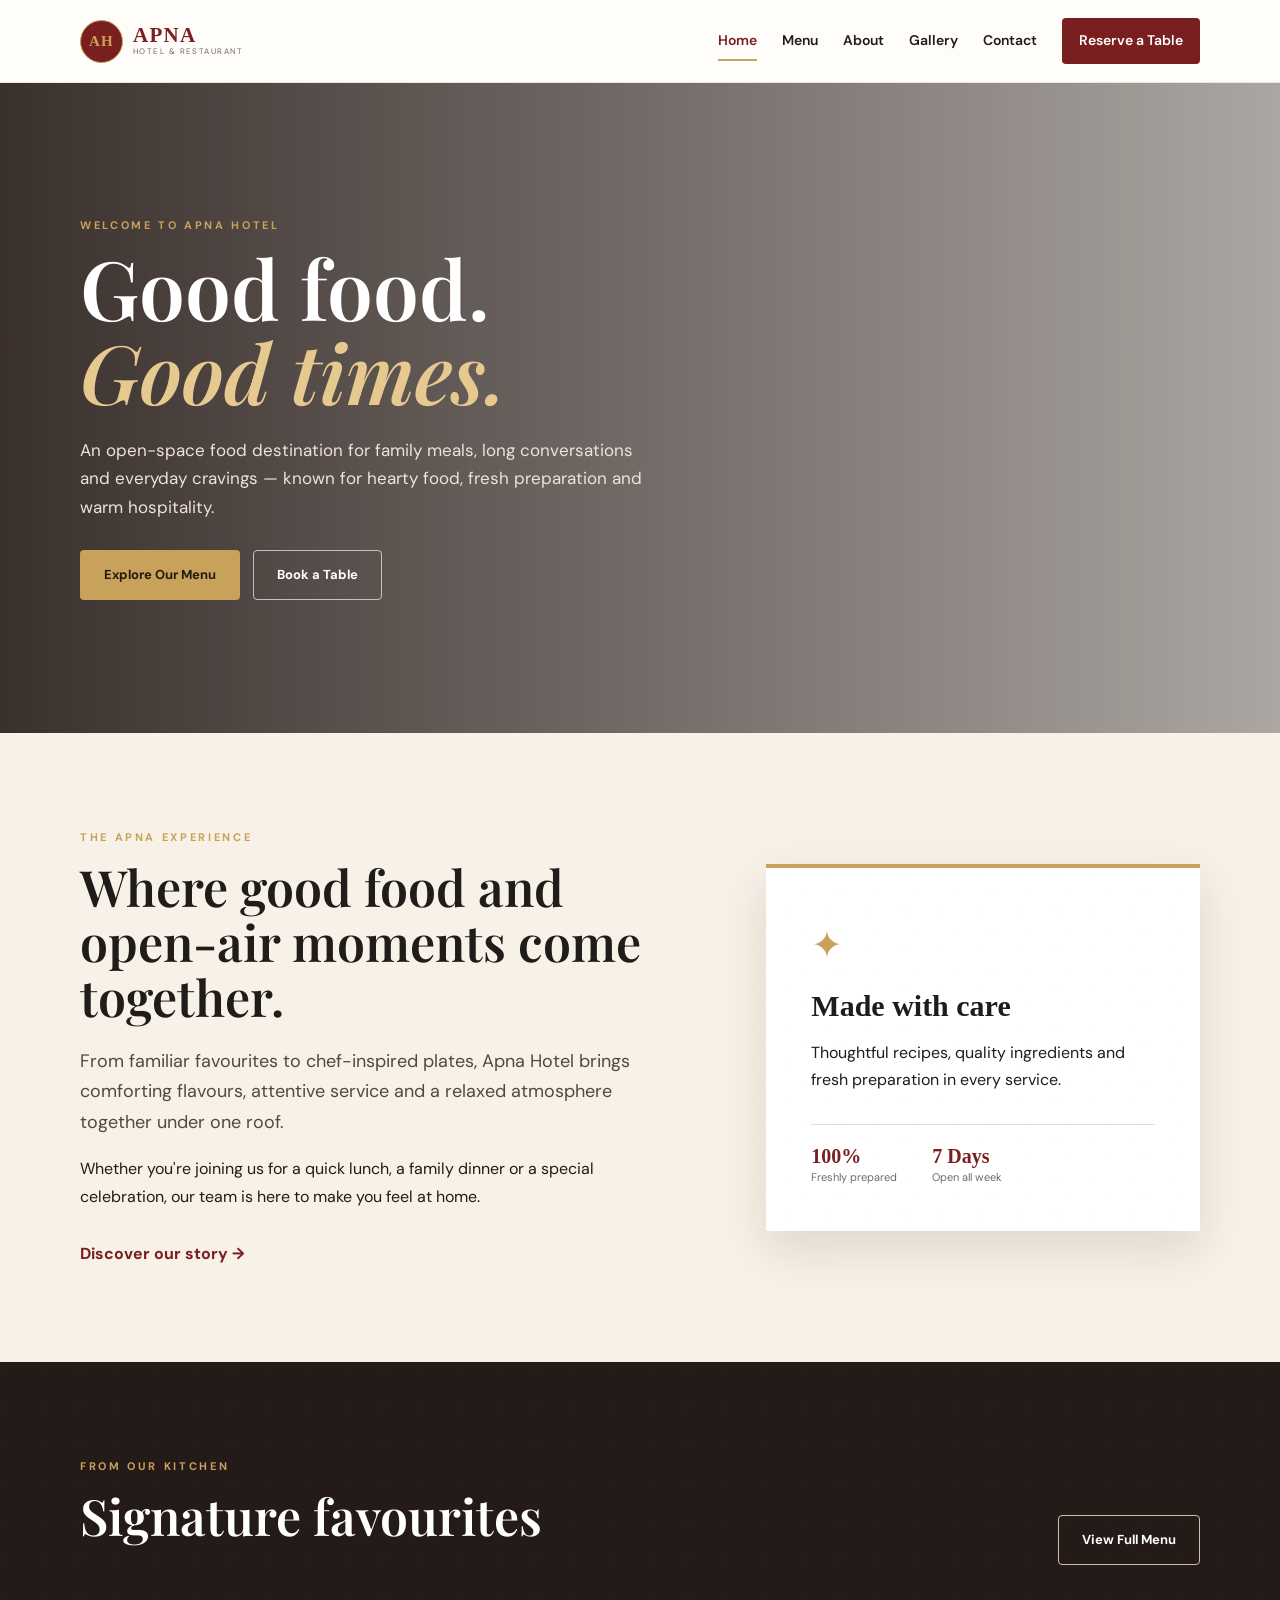
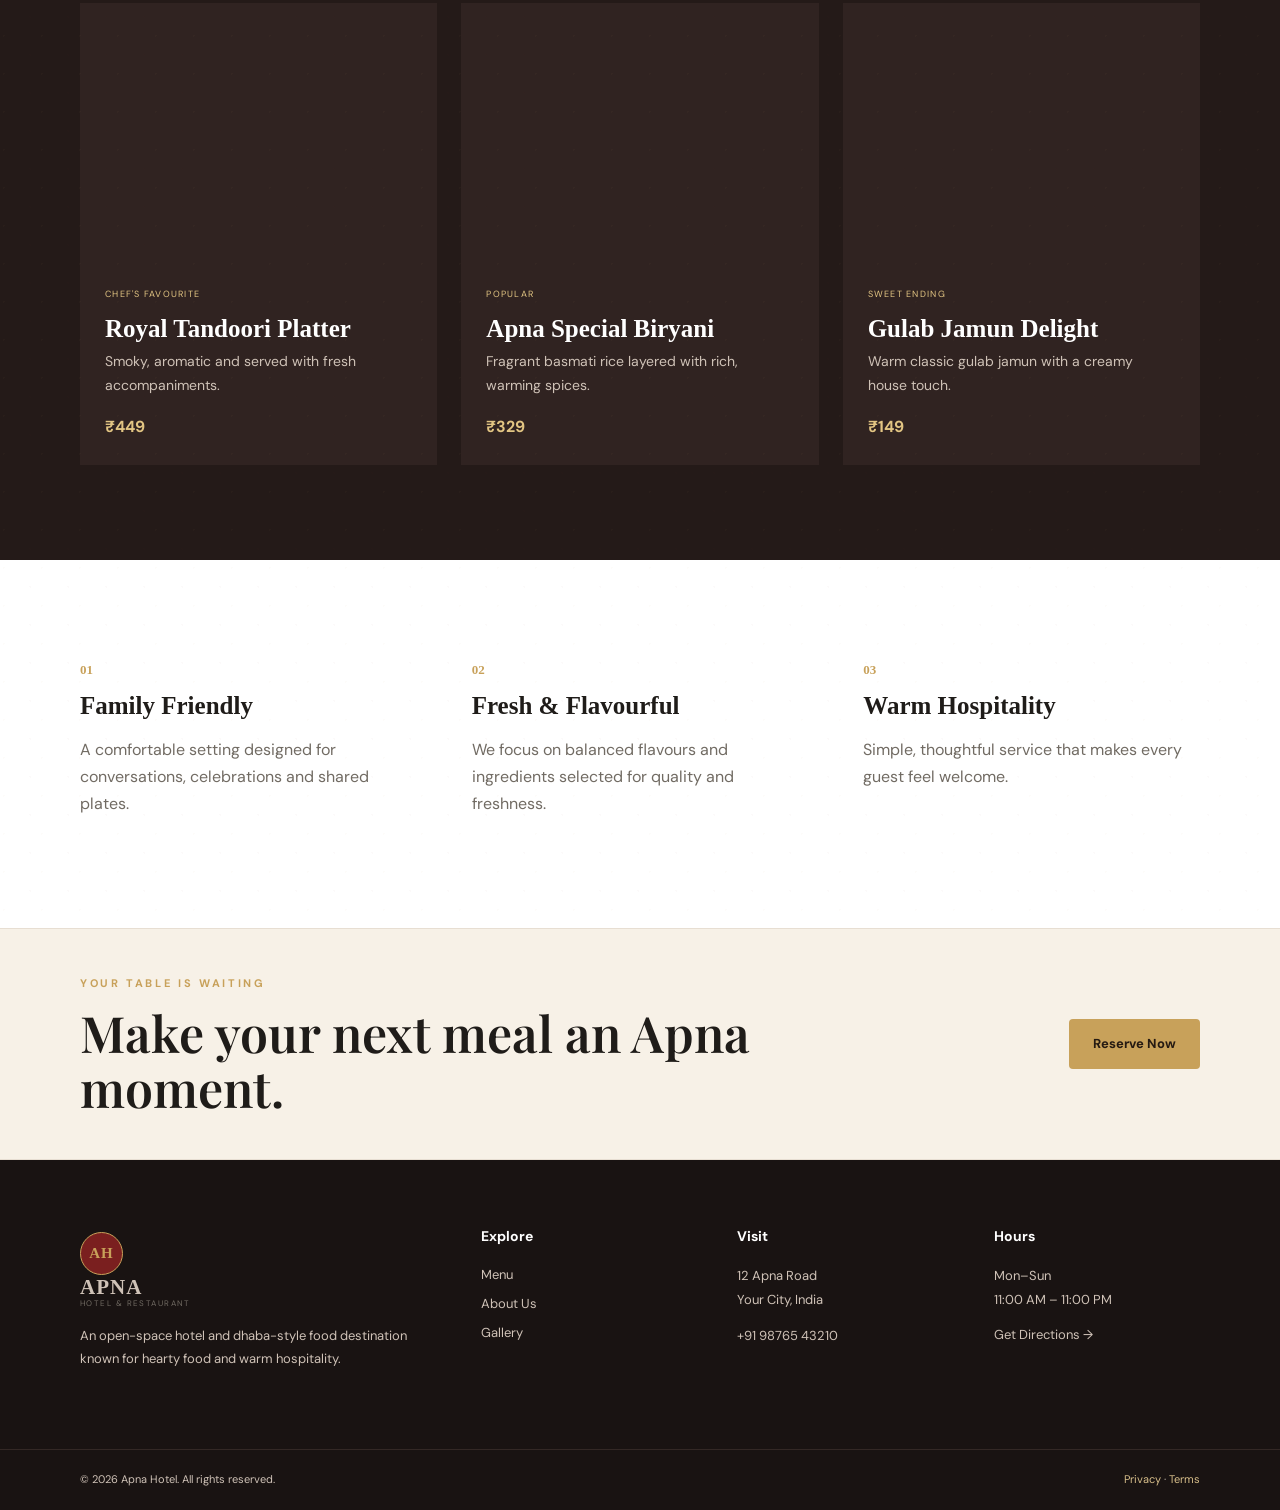
<file: Apna_Hotel_Professional_Website_UPDATED/index.html>
<!DOCTYPE html>
<html lang="en">
<head>
<meta charset="UTF-8">
<meta name="viewport" content="width=device-width, initial-scale=1.0">
<meta name="description" content="Apna Hotel — delicious food, warm hospitality and memorable dining in the heart of the city.">
<meta name="keywords" content="Apna Hotel, restaurant, dining, Indian food, hotel, menu, reservations">
<meta name="author" content="Apna Hotel">
<meta name="theme-color" content="#7a1f1f">
<title>Apna Hotel | Restaurant & Dining</title>
<link rel="icon" href="assets/images/favicon.svg" type="image/svg+xml">
<link rel="stylesheet" href="assets/css/style.css">
</head>
<body>
<header class="site-header" id="top">
  <div class="container nav-wrap">
    <a class="brand" href="index.html"><span class="brand-mark">AH</span><span><b>APNA</b><small>HOTEL & RESTAURANT</small></span></a>
    <button class="menu-toggle" aria-label="Open menu">☰</button>
    <nav class="main-nav">
      <a href="index.html" class="active">Home</a><a href="pages/menu.html">Menu</a><a href="pages/about.html">About</a><a href="pages/gallery.html">Gallery</a><a href="pages/contact.html">Contact</a>
      <a class="nav-cta" href="pages/reservation.html">Reserve a Table</a>
    </nav>
  </div>
</header>

<main>
<section class="hero">
  <div class="hero-overlay"></div>
  <div class="container hero-content">
    <p class="eyebrow">WELCOME TO APNA HOTEL</p>
    <h1>Good food.<br><em>Good times.</em></h1>
    <p class="hero-copy">An open-space food destination for family meals, long conversations and everyday cravings — known for hearty food, fresh preparation and warm hospitality.</p>
    <div class="hero-actions"><a class="btn btn-primary" href="pages/menu.html">Explore Our Menu</a><a class="btn btn-ghost" href="pages/reservation.html">Book a Table</a></div>
  </div>
</section>

<section class="section intro">
  <div class="container two-col">
    <div>
      <p class="eyebrow">THE APNA EXPERIENCE</p>
      <h2>Where good food and open-air moments come together.</h2>
      <p class="lead">From familiar favourites to chef-inspired plates, Apna Hotel brings comforting flavours, attentive service and a relaxed atmosphere together under one roof.</p>
      <p>Whether you're joining us for a quick lunch, a family dinner or a special celebration, our team is here to make you feel at home.</p>
      <a class="text-link" href="pages/about.html">Discover our story →</a>
    </div>
    <div class="feature-card"><div class="feature-icon">✦</div><h3>Made with care</h3><p>Thoughtful recipes, quality ingredients and fresh preparation in every service.</p><div class="mini-stats"><span><b>100%</b><small>Freshly prepared</small></span><span><b>7 Days</b><small>Open all week</small></span></div></div>
  </div>
</section>

<section class="section dark-section">
  <div class="container">
    <div class="section-head light"><div><p class="eyebrow">FROM OUR KITCHEN</p><h2>Signature favourites</h2></div><a class="btn btn-outline" href="pages/menu.html">View Full Menu</a></div>
    <div class="cards">
      <article class="dish-card"><div class="dish-img dish-1"></div><div class="dish-body"><span class="tag">Chef's favourite</span><h3>Royal Tandoori Platter</h3><p>Smoky, aromatic and served with fresh accompaniments.</p><strong>₹449</strong></div></article>
      <article class="dish-card"><div class="dish-img dish-2"></div><div class="dish-body"><span class="tag">Popular</span><h3>Apna Special Biryani</h3><p>Fragrant basmati rice layered with rich, warming spices.</p><strong>₹329</strong></div></article>
      <article class="dish-card"><div class="dish-img dish-3"></div><div class="dish-body"><span class="tag">Sweet ending</span><h3>Gulab Jamun Delight</h3><p>Warm classic gulab jamun with a creamy house touch.</p><strong>₹149</strong></div></article>
    </div>
  </div>
</section>

<section class="section highlights">
 <div class="container three-col">
  <div class="highlight"><span>01</span><h3>Family Friendly</h3><p>A comfortable setting designed for conversations, celebrations and shared plates.</p></div>
  <div class="highlight"><span>02</span><h3>Fresh & Flavourful</h3><p>We focus on balanced flavours and ingredients selected for quality and freshness.</p></div>
  <div class="highlight"><span>03</span><h3>Warm Hospitality</h3><p>Simple, thoughtful service that makes every guest feel welcome.</p></div>
 </div>
</section>

<section class="cta-band"><div class="container cta-inner"><div><p class="eyebrow">YOUR TABLE IS WAITING</p><h2>Make your next meal an Apna moment.</h2></div><a class="btn btn-primary" href="pages/reservation.html">Reserve Now</a></div></section>
</main>

<footer class="footer"><div class="container footer-grid">
 <div><a class="brand footer-brand" href="index.html"><span class="brand-mark">AH</span><span><b>APNA</b><small>HOTEL & RESTAURANT</small></span></a><p>An open-space hotel and dhaba-style food destination known for hearty food and warm hospitality.</p></div>
 <div><h4>Explore</h4><a href="pages/menu.html">Menu</a><a href="pages/about.html">About Us</a><a href="pages/gallery.html">Gallery</a></div>
 <div><h4>Visit</h4><p>12 Apna Road<br>Your City, India</p><p>+91 98765 43210</p></div>
 <div><h4>Hours</h4><p>Mon–Sun<br>11:00 AM – 11:00 PM</p><a href="pages/contact.html">Get Directions →</a></div>
</div><div class="footer-bottom"><div class="container"><span>© 2026 Apna Hotel. All rights reserved.</span><span><a href="pages/privacy.html">Privacy</a> · <a href="pages/terms.html">Terms</a></span></div></div></footer>
<script src="assets/js/main.js"></script>
</body></html>
</file>
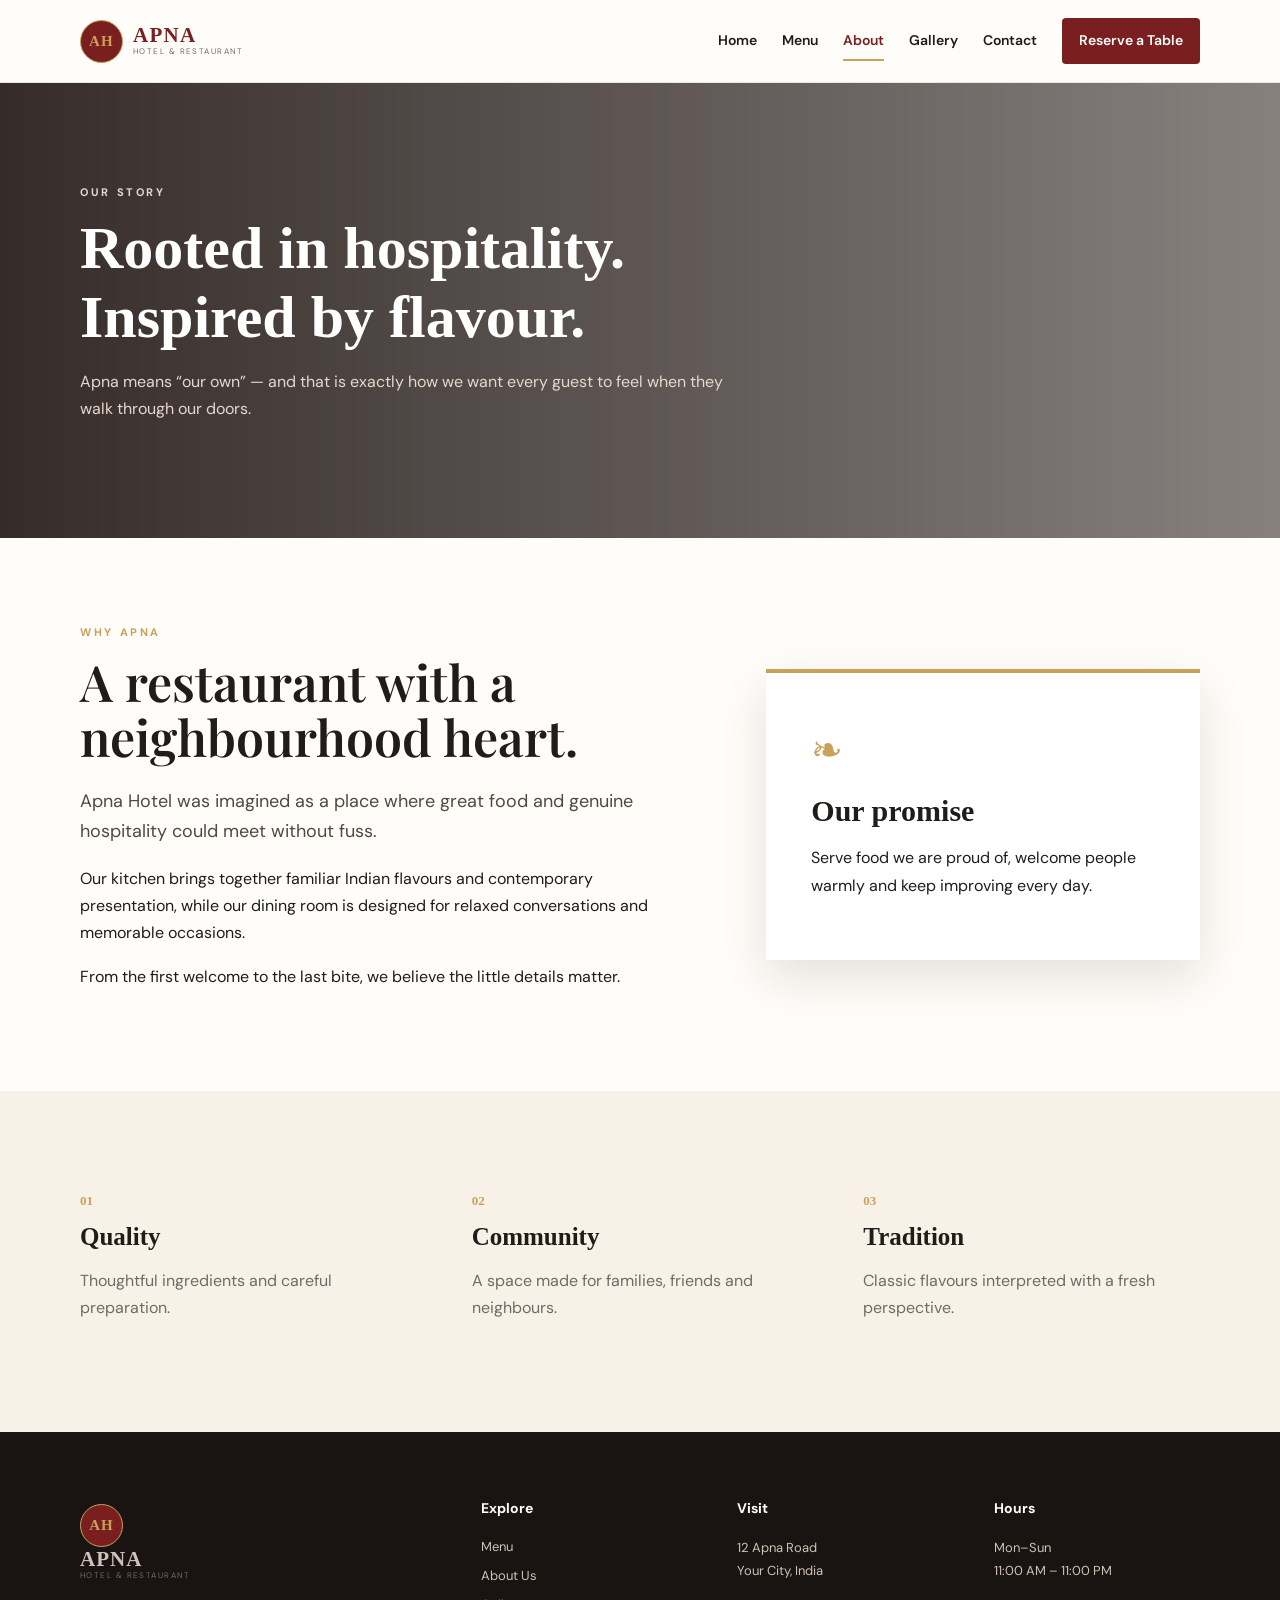
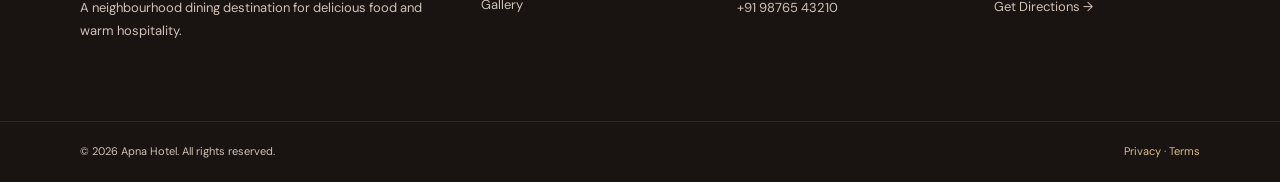
<file: Apna_Hotel_Professional_Website_UPDATED/pages/about.html>
<!DOCTYPE html><html lang="en"><head><meta charset="UTF-8"><meta name="viewport" content="width=device-width,initial-scale=1.0"><meta name="description" content="About Us — Apna Hotel & Restaurant."><title>About Us | Apna Hotel</title><link rel="icon" href="../assets/images/favicon.svg" type="image/svg+xml"><link rel="stylesheet" href="../assets/css/style.css"></head><body><header class="site-header"><div class="container nav-wrap"><a class="brand" href="../index.html"><span class="brand-mark">AH</span><span><b>APNA</b><small>HOTEL & RESTAURANT</small></span></a><button class="menu-toggle" aria-label="Open menu">☰</button><nav class="main-nav"><a href="../index.html">Home</a><a href="menu.html" class="">Menu</a><a href="about.html" class="active">About</a><a href="gallery.html" class="">Gallery</a><a href="contact.html" class="">Contact</a><a class="nav-cta" href="reservation.html">Reserve a Table</a></nav></div></header><main><section class="page-hero"><div class="container"><p class="eyebrow">OUR STORY</p><h1>Rooted in hospitality.<br>Inspired by flavour.</h1><p>Apna means “our own” — and that is exactly how we want every guest to feel when they walk through our doors.</p></div></section><section class="content-section"><div class="container two-col"><div><p class="eyebrow">WHY APNA</p><h2>A restaurant with a neighbourhood heart.</h2><p class="lead">Apna Hotel was imagined as a place where great food and genuine hospitality could meet without fuss.</p><p>Our kitchen brings together familiar Indian flavours and contemporary presentation, while our dining room is designed for relaxed conversations and memorable occasions.</p><p>From the first welcome to the last bite, we believe the little details matter.</p></div><div class="feature-card"><div class="feature-icon">❧</div><h3>Our promise</h3><p>Serve food we are proud of, welcome people warmly and keep improving every day.</p></div></div></section><section class="section intro"><div class="container three-col"><div class="highlight"><span>01</span><h3>Quality</h3><p>Thoughtful ingredients and careful preparation.</p></div><div class="highlight"><span>02</span><h3>Community</h3><p>A space made for families, friends and neighbours.</p></div><div class="highlight"><span>03</span><h3>Tradition</h3><p>Classic flavours interpreted with a fresh perspective.</p></div></div></section></main><footer class="footer"><div class="container footer-grid"><div><a class="brand footer-brand" href="../index.html"><span class="brand-mark">AH</span><span><b>APNA</b><small>HOTEL & RESTAURANT</small></span></a><p>A neighbourhood dining destination for delicious food and warm hospitality.</p></div><div><h4>Explore</h4><a href="menu.html">Menu</a><a href="about.html">About Us</a><a href="gallery.html">Gallery</a></div><div><h4>Visit</h4><p>12 Apna Road<br>Your City, India</p><p>+91 98765 43210</p></div><div><h4>Hours</h4><p>Mon–Sun<br>11:00 AM – 11:00 PM</p><a href="contact.html">Get Directions →</a></div></div><div class="footer-bottom"><div class="container"><span>© 2026 Apna Hotel. All rights reserved.</span><span><a href="privacy.html">Privacy</a> · <a href="terms.html">Terms</a></span></div></div></footer><script src="../assets/js/main.js"></script></body></html>
</file>
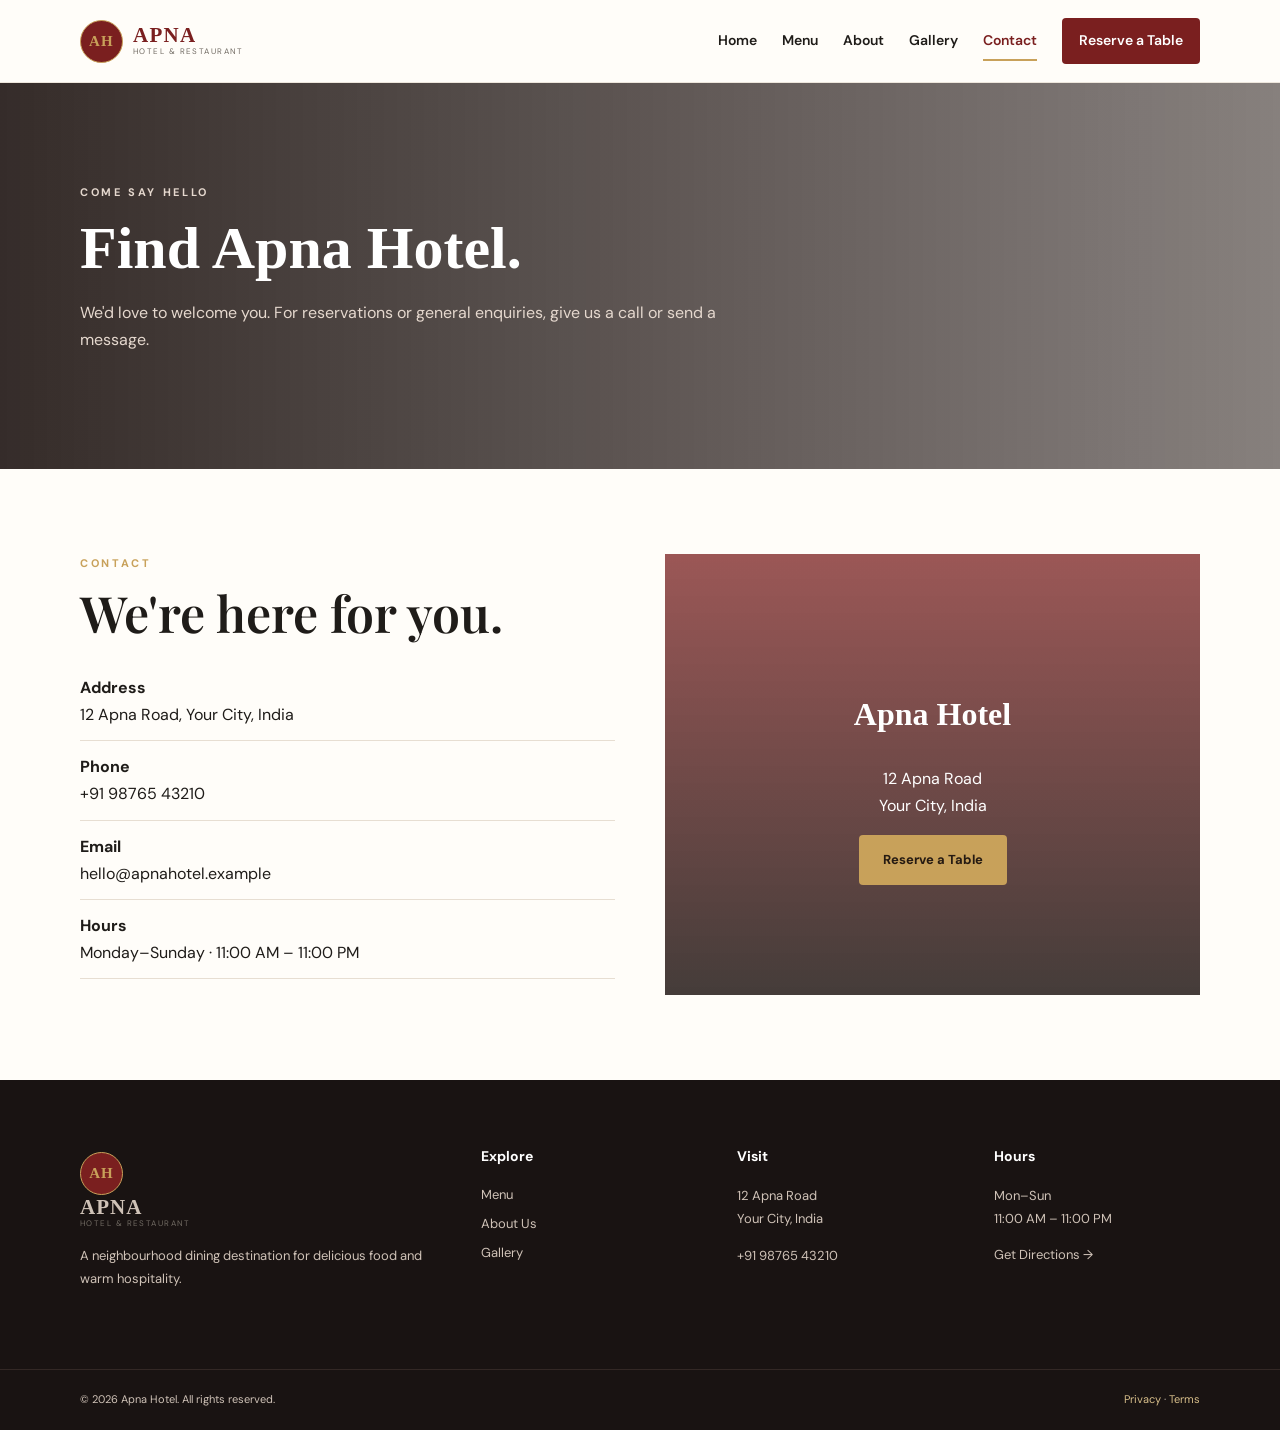
<file: Apna_Hotel_Professional_Website_UPDATED/pages/contact.html>
<!DOCTYPE html><html lang="en"><head><meta charset="UTF-8"><meta name="viewport" content="width=device-width,initial-scale=1.0"><meta name="description" content="Contact — Apna Hotel & Restaurant."><title>Contact | Apna Hotel</title><link rel="icon" href="../assets/images/favicon.svg" type="image/svg+xml"><link rel="stylesheet" href="../assets/css/style.css"></head><body><header class="site-header"><div class="container nav-wrap"><a class="brand" href="../index.html"><span class="brand-mark">AH</span><span><b>APNA</b><small>HOTEL & RESTAURANT</small></span></a><button class="menu-toggle" aria-label="Open menu">☰</button><nav class="main-nav"><a href="../index.html">Home</a><a href="menu.html" class="">Menu</a><a href="about.html" class="">About</a><a href="gallery.html" class="">Gallery</a><a href="contact.html" class="active">Contact</a><a class="nav-cta" href="reservation.html">Reserve a Table</a></nav></div></header><main><section class="page-hero"><div class="container"><p class="eyebrow">COME SAY HELLO</p><h1>Find Apna Hotel.</h1><p>We'd love to welcome you. For reservations or general enquiries, give us a call or send a message.</p></div></section><section class="content-section"><div class="container info-grid"><div><p class="eyebrow">CONTACT</p><h2>We're here for you.</h2><ul class="contact-list"><li><b>Address</b><br>12 Apna Road, Your City, India</li><li><b>Phone</b><br>+91 98765 43210</li><li><b>Email</b><br>hello@apnahotel.example</li><li><b>Hours</b><br>Monday–Sunday · 11:00 AM – 11:00 PM</li></ul></div><div class="map-box"><div><h3>Apna Hotel</h3><p>12 Apna Road<br>Your City, India</p><a class="btn btn-primary" href="reservation.html">Reserve a Table</a></div></div></div></section></main><footer class="footer"><div class="container footer-grid"><div><a class="brand footer-brand" href="../index.html"><span class="brand-mark">AH</span><span><b>APNA</b><small>HOTEL & RESTAURANT</small></span></a><p>A neighbourhood dining destination for delicious food and warm hospitality.</p></div><div><h4>Explore</h4><a href="menu.html">Menu</a><a href="about.html">About Us</a><a href="gallery.html">Gallery</a></div><div><h4>Visit</h4><p>12 Apna Road<br>Your City, India</p><p>+91 98765 43210</p></div><div><h4>Hours</h4><p>Mon–Sun<br>11:00 AM – 11:00 PM</p><a href="contact.html">Get Directions →</a></div></div><div class="footer-bottom"><div class="container"><span>© 2026 Apna Hotel. All rights reserved.</span><span><a href="privacy.html">Privacy</a> · <a href="terms.html">Terms</a></span></div></div></footer><script src="../assets/js/main.js"></script></body></html>
</file>
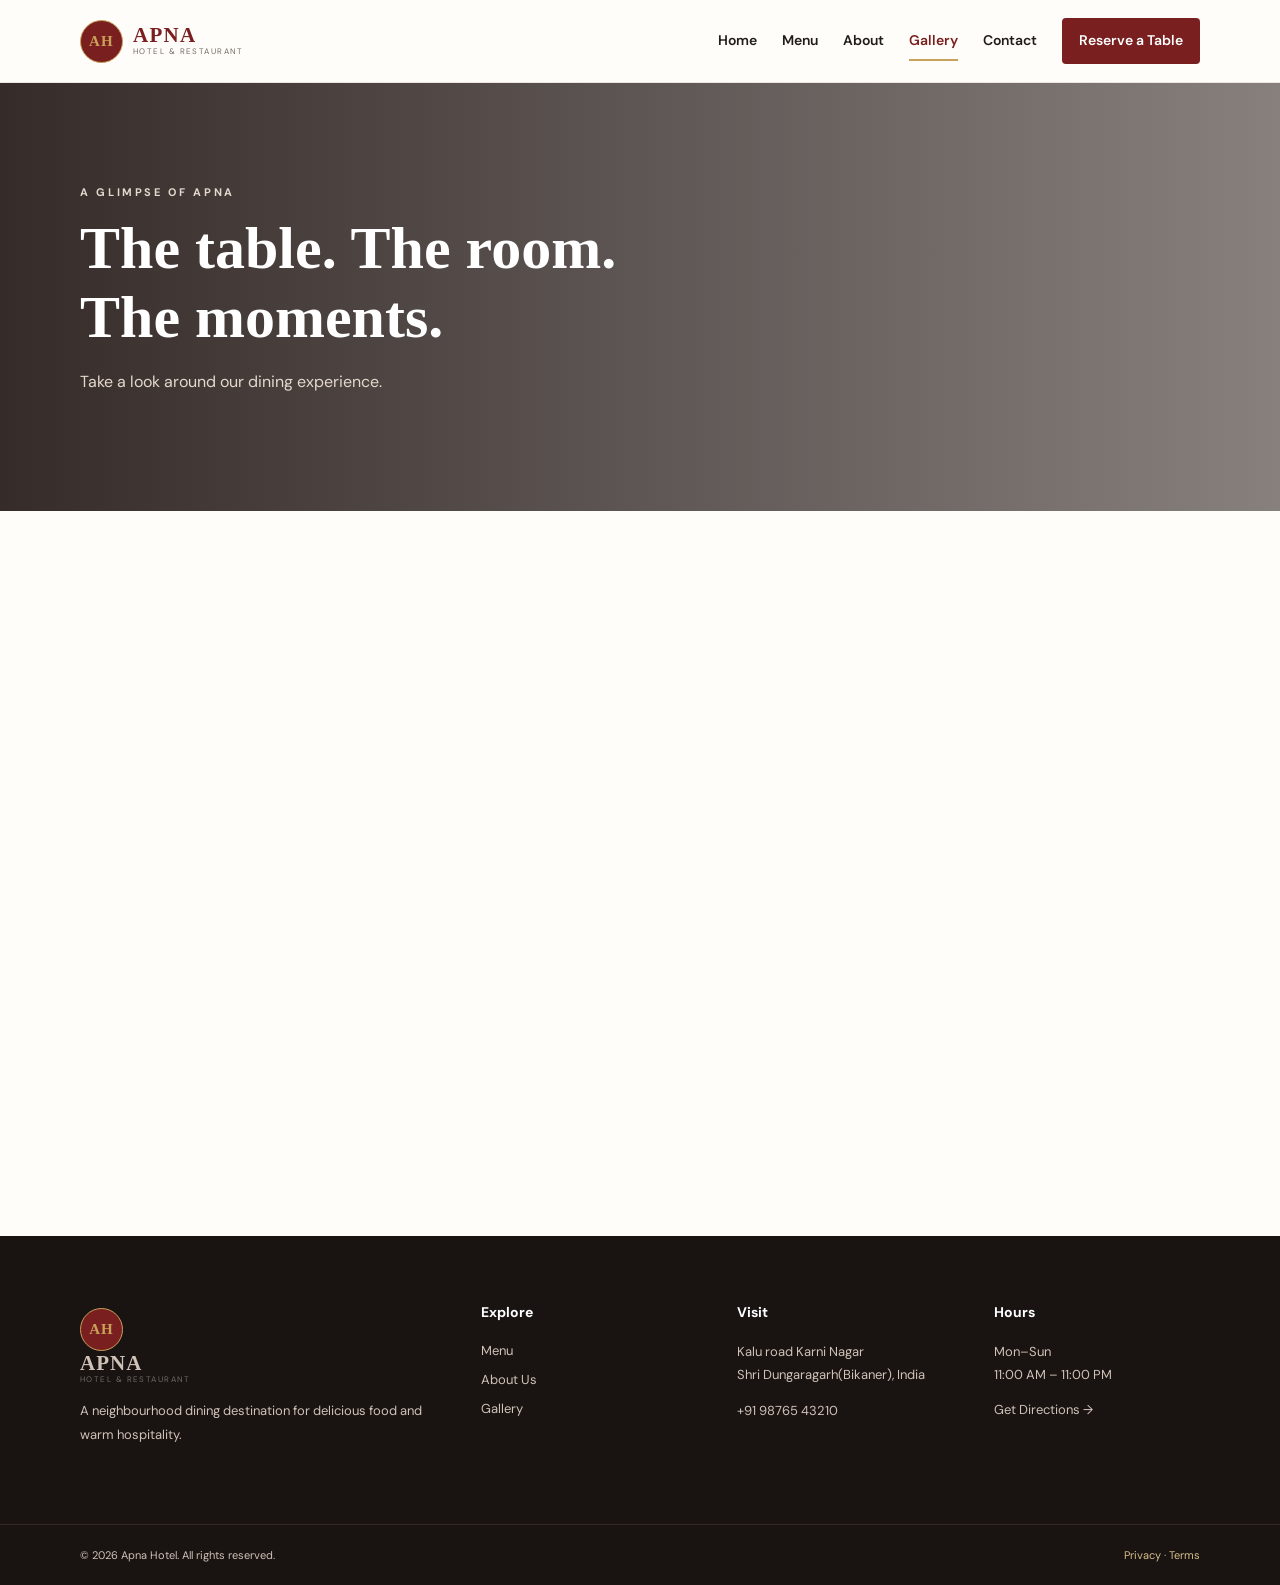
<file: Apna_Hotel_Professional_Website_UPDATED/pages/gallery.html>
<!DOCTYPE html>
<html lang="en">
<head>
<meta charset="UTF-8">
<meta name="viewport" content="width=device-width,initial-scale=1.0">
<meta name="description" content="Gallery — Apna Hotel & Restaurant.">
<title>Gallery | Apna Hotel</title>
<link rel="icon" href="../assets/images/favicon.svg" type="image/svg+xml">
<link rel="stylesheet" href="../assets/css/style.css">
</head>
<body>
<header class="site-header">
<div class="container nav-wrap">
<a class="brand" href="../index.html"><span class="brand-mark">AH</span><span><b>APNA</b><small>HOTEL & RESTAURANT</small></span></a>
<button class="menu-toggle" aria-label="Open menu">☰</button>
<nav class="main-nav">
<a href="../index.html">Home</a>
<a href="menu.html" class="">Menu</a>
<a href="about.html" class="">About</a>
<a href="gallery.html" class="active">Gallery</a>
<a href="contact.html" class="">Contact</a>
<a class="nav-cta" href="reservation.html">Reserve a Table</a>
</nav>
</div>
</header>
<main>
<section class="page-hero"><div class="container">
<p class="eyebrow">A GLIMPSE OF APNA</p>
<h1>The table. The room.<br>The moments.</h1>
<p>Take a look around our dining experience.</p>
</div></section><section class="content-section">
<div class="container">
<div class="gallery-grid">
<div class="g1"></div>
<div class="g2"></div>
<div class="g3"></div>
<div class="g4"></div>
<div class="g5"></div>
<div class="g6"></div>
</div>
</div>
</section>
</main>
<footer class="footer">
<div class="container footer-grid">
<div>
<a class="brand footer-brand" href="../index.html"><span class="brand-mark">AH</span><span><b>APNA</b><small>HOTEL & RESTAURANT</small></span></a>
<p>A neighbourhood dining destination for delicious food and warm hospitality.</p>
</div>
<div>
<h4>Explore</h4>
<a href="menu.html">Menu</a>
<a href="about.html">About Us</a>
<a href="gallery.html">Gallery</a>
</div>
<div>
<h4>Visit</h4>
<p>Kalu road Karni Nagar<br>Shri Dungaragarh(Bikaner), India</p>
<p>+91 98765 43210</p>
</div>
<div>
<h4>Hours</h4>
<p>Mon–Sun<br>11:00 AM – 11:00 PM</p>
<a href="contact.html">Get Directions →</a>
</div>
</div>
<div class="footer-bottom"><div class="container"><span>© 2026 Apna Hotel. All rights reserved.</span>
<span><a href="privacy.html">Privacy</a> 
· <a href="terms.html">Terms</a>
</span>
</div>
</div>
</footer>
<script src="../assets/js/main.js"></script></body></html>
</file>
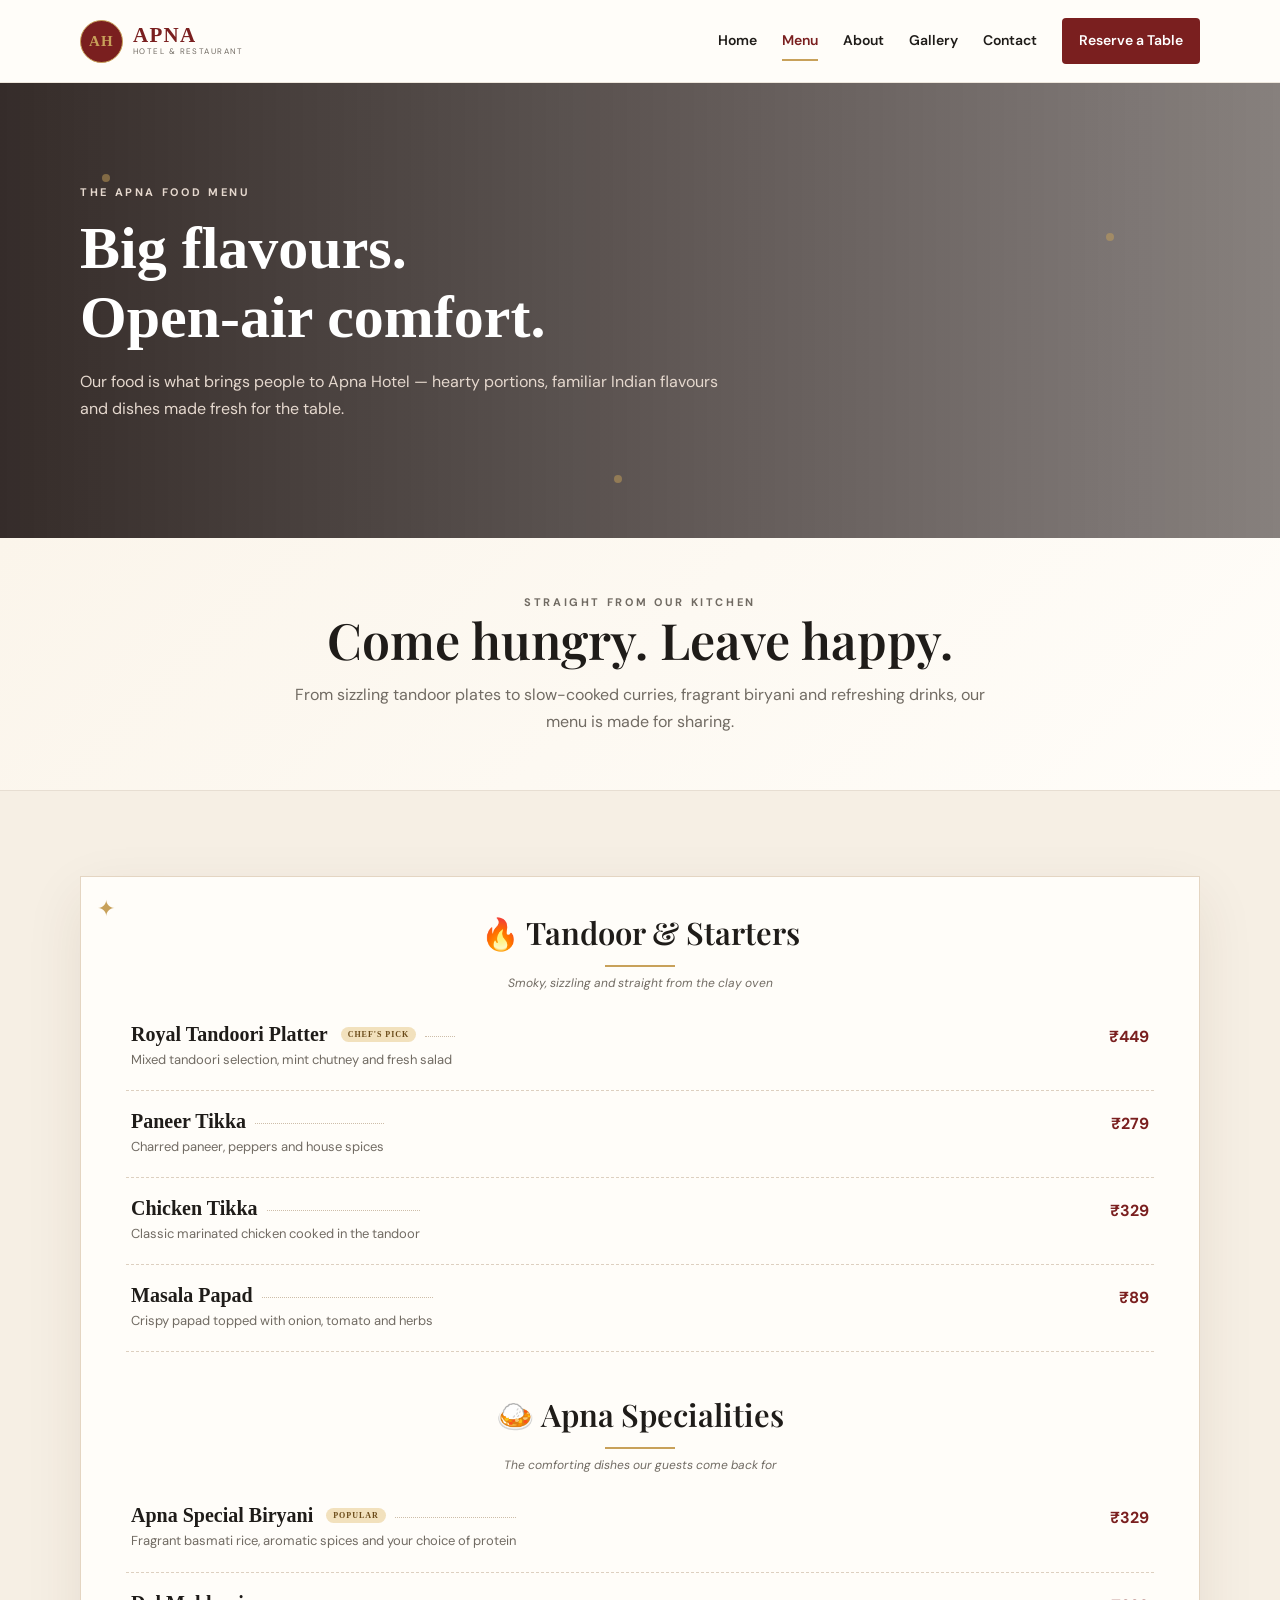
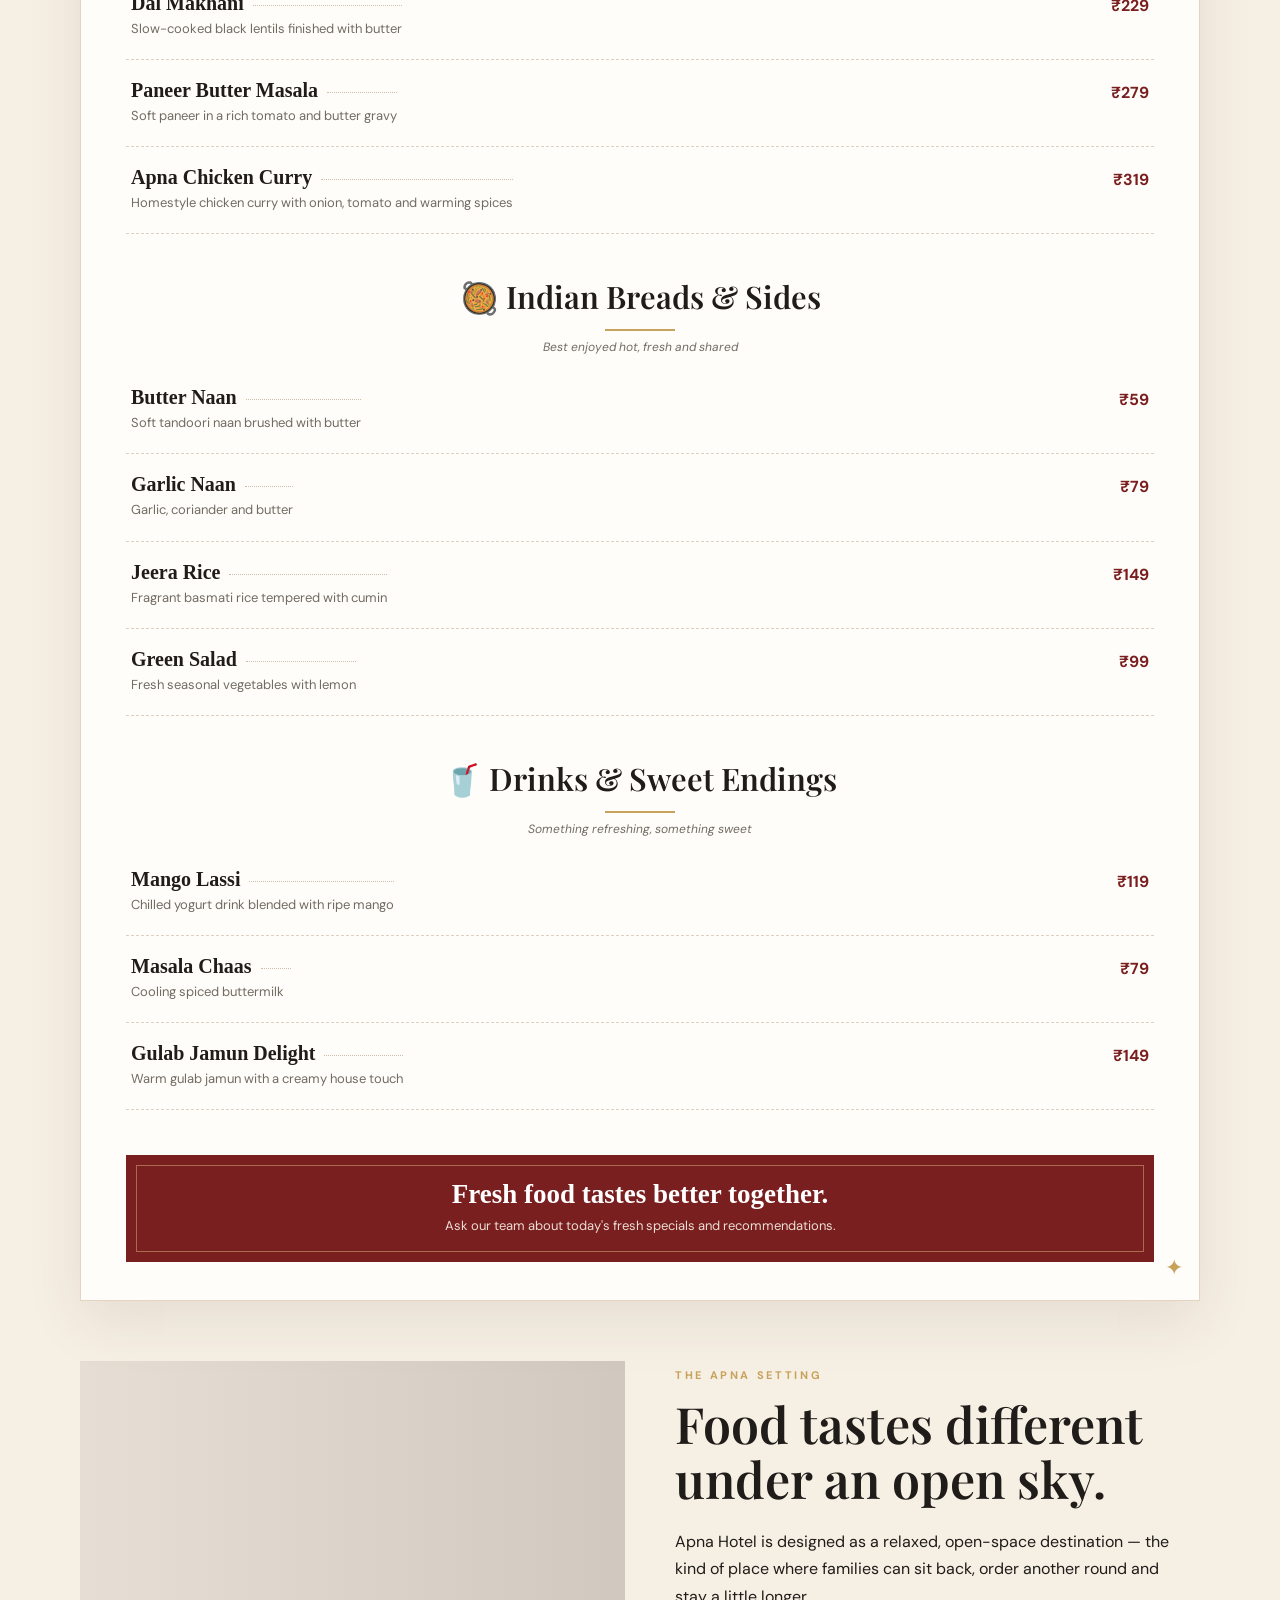
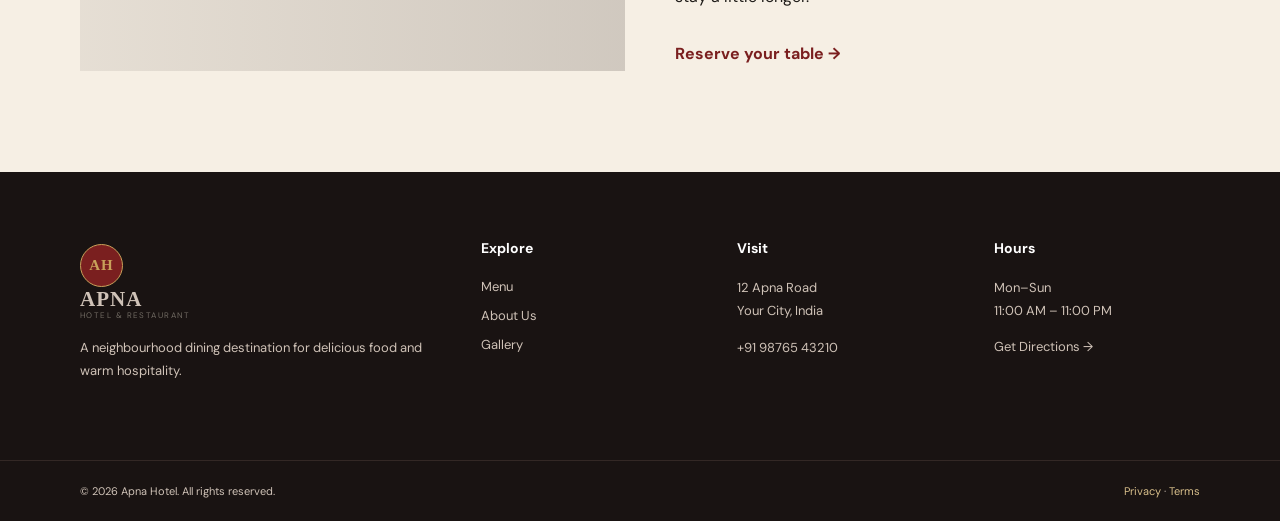
<file: Apna_Hotel_Professional_Website_UPDATED/pages/menu.html>
<!DOCTYPE html><html lang="en"><head><meta charset="UTF-8"><meta name="viewport" content="width=device-width,initial-scale=1.0"><meta name="description" content="Menu — Apna Hotel & Restaurant."><title>Menu | Apna Hotel</title><link rel="icon" href="../assets/images/favicon.svg" type="image/svg+xml"><link rel="stylesheet" href="../assets/css/style.css"></head><body><header class="site-header"><div class="container nav-wrap"><a class="brand" href="../index.html"><span class="brand-mark">AH</span><span><b>APNA</b><small>HOTEL & RESTAURANT</small></span></a><button class="menu-toggle" aria-label="Open menu">☰</button><nav class="main-nav"><a href="../index.html">Home</a><a href="menu.html" class="active">Menu</a><a href="about.html" class="">About</a><a href="gallery.html" class="">Gallery</a><a href="contact.html" class="">Contact</a><a class="nav-cta" href="reservation.html">Reserve a Table</a></nav></div></header><main>
<section class="page-hero">
  <div class="floating-spice one"></div><div class="floating-spice two"></div><div class="floating-spice three"></div>
  <div class="container">
    <p class="eyebrow">THE APNA FOOD MENU</p>
    <h1>Big flavours.<br>Open-air comfort.</h1>
    <p>Our food is what brings people to Apna Hotel — hearty portions, familiar Indian flavours and dishes made fresh for the table.</p>
  </div>
</section>

<section class="menu-intro">
  <div class="container">
    <p class="eyebrow">STRAIGHT FROM OUR KITCHEN</p>
    <h2>Come hungry. Leave happy.</h2>
    <p>From sizzling tandoor plates to slow-cooked curries, fragrant biryani and refreshing drinks, our menu is made for sharing.</p>
  </div>
</section>

<section class="content-section menu-shell">
  <div class="container">
    <div class="menu-panel">
      <div class="menu-group">
        <h2>🔥 Tandoor & Starters</h2>
        <p class="menu-group-subtitle">Smoky, sizzling and straight from the clay oven</p>
        <div class="menu-item"><div><h3>Royal Tandoori Platter <span class="menu-badge">Chef's Pick</span></h3><p>Mixed tandoori selection, mint chutney and fresh salad</p></div><span class="price">₹449</span></div>
        <div class="menu-item"><div><h3>Paneer Tikka</h3><p>Charred paneer, peppers and house spices</p></div><span class="price">₹279</span></div>
        <div class="menu-item"><div><h3>Chicken Tikka</h3><p>Classic marinated chicken cooked in the tandoor</p></div><span class="price">₹329</span></div>
        <div class="menu-item"><div><h3>Masala Papad</h3><p>Crispy papad topped with onion, tomato and herbs</p></div><span class="price">₹89</span></div>
      </div>

      <div class="menu-group">
        <h2>🍛 Apna Specialities</h2>
        <p class="menu-group-subtitle">The comforting dishes our guests come back for</p>
        <div class="menu-item"><div><h3>Apna Special Biryani <span class="menu-badge">Popular</span></h3><p>Fragrant basmati rice, aromatic spices and your choice of protein</p></div><span class="price">₹329</span></div>
        <div class="menu-item"><div><h3>Dal Makhani</h3><p>Slow-cooked black lentils finished with butter</p></div><span class="price">₹229</span></div>
        <div class="menu-item"><div><h3>Paneer Butter Masala</h3><p>Soft paneer in a rich tomato and butter gravy</p></div><span class="price">₹279</span></div>
        <div class="menu-item"><div><h3>Apna Chicken Curry</h3><p>Homestyle chicken curry with onion, tomato and warming spices</p></div><span class="price">₹319</span></div>
      </div>

      <div class="menu-group">
        <h2>🥘 Indian Breads & Sides</h2>
        <p class="menu-group-subtitle">Best enjoyed hot, fresh and shared</p>
        <div class="menu-item"><div><h3>Butter Naan</h3><p>Soft tandoori naan brushed with butter</p></div><span class="price">₹59</span></div>
        <div class="menu-item"><div><h3>Garlic Naan</h3><p>Garlic, coriander and butter</p></div><span class="price">₹79</span></div>
        <div class="menu-item"><div><h3>Jeera Rice</h3><p>Fragrant basmati rice tempered with cumin</p></div><span class="price">₹149</span></div>
        <div class="menu-item"><div><h3>Green Salad</h3><p>Fresh seasonal vegetables with lemon</p></div><span class="price">₹99</span></div>
      </div>

      <div class="menu-group">
        <h2>🥤 Drinks & Sweet Endings</h2>
        <p class="menu-group-subtitle">Something refreshing, something sweet</p>
        <div class="menu-item"><div><h3>Mango Lassi</h3><p>Chilled yogurt drink blended with ripe mango</p></div><span class="price">₹119</span></div>
        <div class="menu-item"><div><h3>Masala Chaas</h3><p>Cooling spiced buttermilk</p></div><span class="price">₹79</span></div>
        <div class="menu-item"><div><h3>Gulab Jamun Delight</h3><p>Warm gulab jamun with a creamy house touch</p></div><span class="price">₹149</span></div>
      </div>

      <div class="menu-callout">
        <h3>Fresh food tastes better together.</h3>
        <p>Ask our team about today's fresh specials and recommendations.</p>
      </div>
    </div>

    <div class="open-air-note">
      <div class="open-air-image"></div>
      <div class="copy">
        <p class="eyebrow">THE APNA SETTING</p>
        <h2>Food tastes different under an open sky.</h2>
        <p>Apna Hotel is designed as a relaxed, open-space destination — the kind of place where families can sit back, order another round and stay a little longer.</p>
        <a class="text-link" href="reservation.html">Reserve your table →</a>
      </div>
    </div>
  </div>
</section>
</main><footer class="footer"><div class="container footer-grid"><div><a class="brand footer-brand" href="../index.html"><span class="brand-mark">AH</span><span><b>APNA</b><small>HOTEL & RESTAURANT</small></span></a><p>A neighbourhood dining destination for delicious food and warm hospitality.</p></div><div><h4>Explore</h4><a href="menu.html">Menu</a><a href="about.html">About Us</a><a href="gallery.html">Gallery</a></div><div><h4>Visit</h4><p>12 Apna Road<br>Your City, India</p><p>+91 98765 43210</p></div><div><h4>Hours</h4><p>Mon–Sun<br>11:00 AM – 11:00 PM</p><a href="contact.html">Get Directions →</a></div></div><div class="footer-bottom"><div class="container"><span>© 2026 Apna Hotel. All rights reserved.</span><span><a href="privacy.html">Privacy</a> · <a href="terms.html">Terms</a></span></div></div></footer><script src="../assets/js/main.js"></script></body></html>
</file>
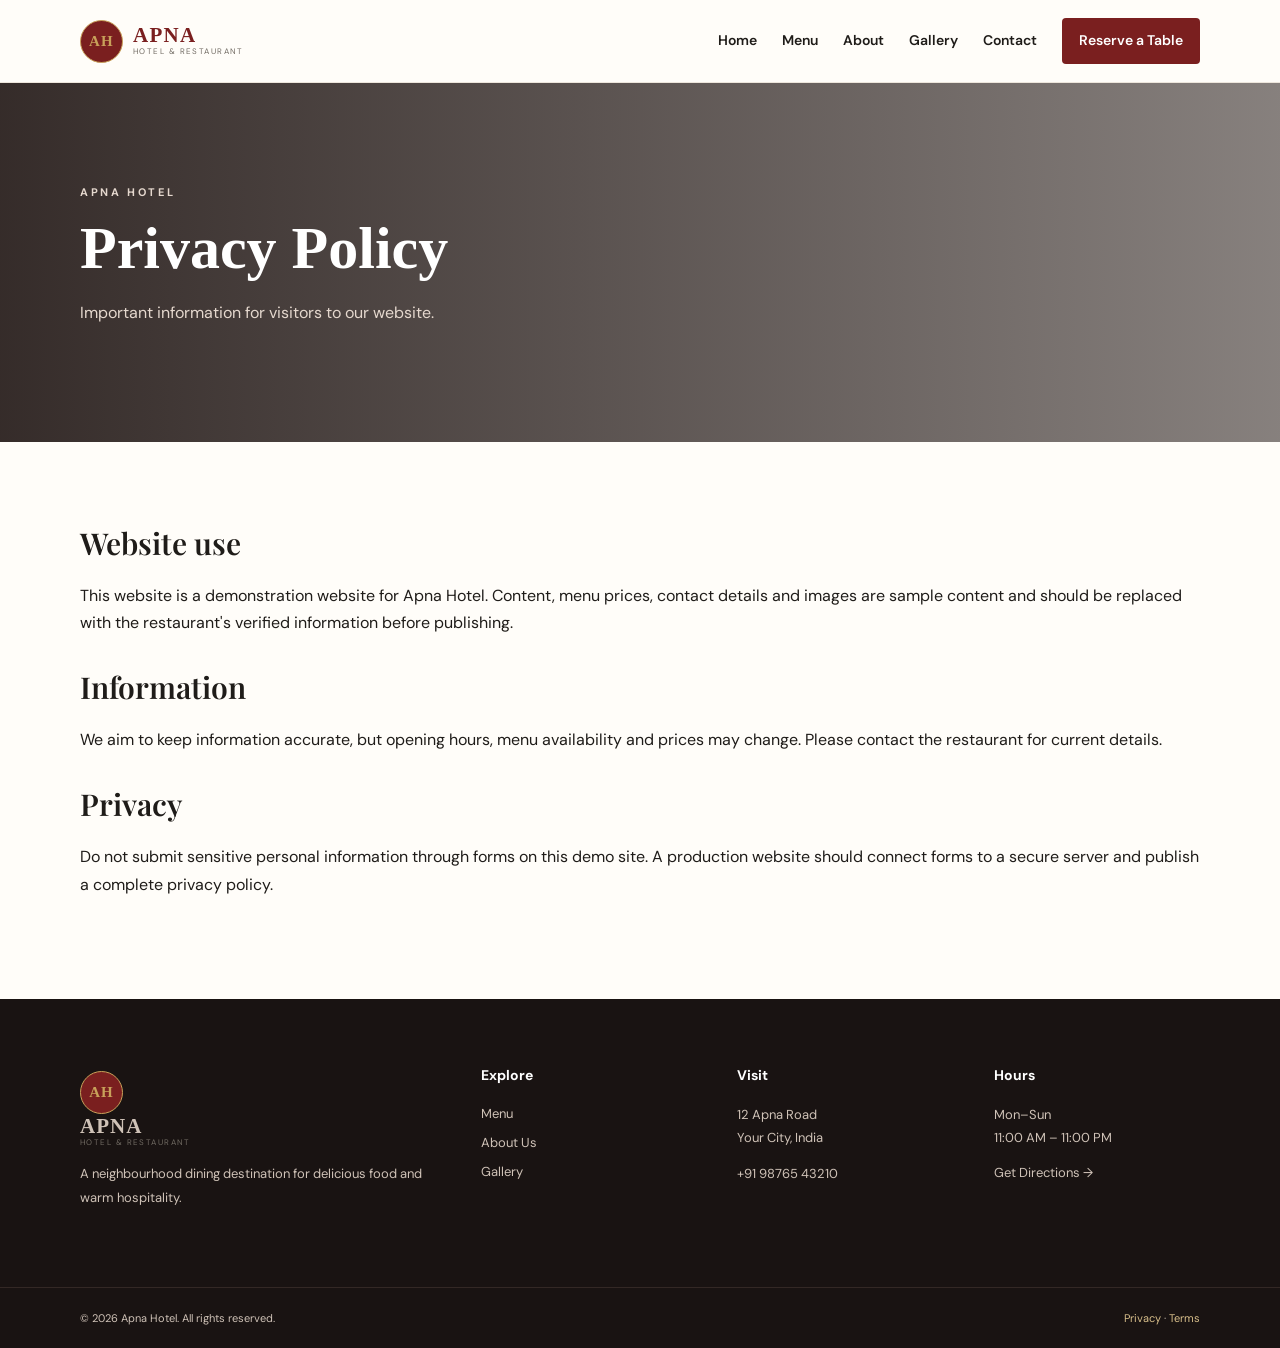
<file: Apna_Hotel_Professional_Website_UPDATED/pages/privacy.html>
<!DOCTYPE html><html lang="en"><head><meta charset="UTF-8"><meta name="viewport" content="width=device-width,initial-scale=1.0"><meta name="description" content="Privacy Policy — Apna Hotel & Restaurant."><title>Privacy Policy | Apna Hotel</title><link rel="icon" href="../assets/images/favicon.svg" type="image/svg+xml"><link rel="stylesheet" href="../assets/css/style.css"></head><body><header class="site-header"><div class="container nav-wrap"><a class="brand" href="../index.html"><span class="brand-mark">AH</span><span><b>APNA</b><small>HOTEL & RESTAURANT</small></span></a><button class="menu-toggle" aria-label="Open menu">☰</button><nav class="main-nav"><a href="../index.html">Home</a><a href="menu.html" class="">Menu</a><a href="about.html" class="">About</a><a href="gallery.html" class="">Gallery</a><a href="contact.html" class="">Contact</a><a class="nav-cta" href="reservation.html">Reserve a Table</a></nav></div></header><main><section class="page-hero"><div class="container"><p class="eyebrow">APNA HOTEL</p><h1>Privacy Policy</h1><p>Important information for visitors to our website.</p></div></section><section class="content-section legal"><div class="container"><h2>Website use</h2><p>This website is a demonstration website for Apna Hotel. Content, menu prices, contact details and images are sample content and should be replaced with the restaurant's verified information before publishing.</p><h2>Information</h2><p>We aim to keep information accurate, but opening hours, menu availability and prices may change. Please contact the restaurant for current details.</p><h2>Privacy</h2><p>Do not submit sensitive personal information through forms on this demo site. A production website should connect forms to a secure server and publish a complete privacy policy.</p></div></section></main><footer class="footer"><div class="container footer-grid"><div><a class="brand footer-brand" href="../index.html"><span class="brand-mark">AH</span><span><b>APNA</b><small>HOTEL & RESTAURANT</small></span></a><p>A neighbourhood dining destination for delicious food and warm hospitality.</p></div><div><h4>Explore</h4><a href="menu.html">Menu</a><a href="about.html">About Us</a><a href="gallery.html">Gallery</a></div><div><h4>Visit</h4><p>12 Apna Road<br>Your City, India</p><p>+91 98765 43210</p></div><div><h4>Hours</h4><p>Mon–Sun<br>11:00 AM – 11:00 PM</p><a href="contact.html">Get Directions →</a></div></div><div class="footer-bottom"><div class="container"><span>© 2026 Apna Hotel. All rights reserved.</span><span><a href="privacy.html">Privacy</a> · <a href="terms.html">Terms</a></span></div></div></footer><script src="../assets/js/main.js"></script></body></html>
</file>
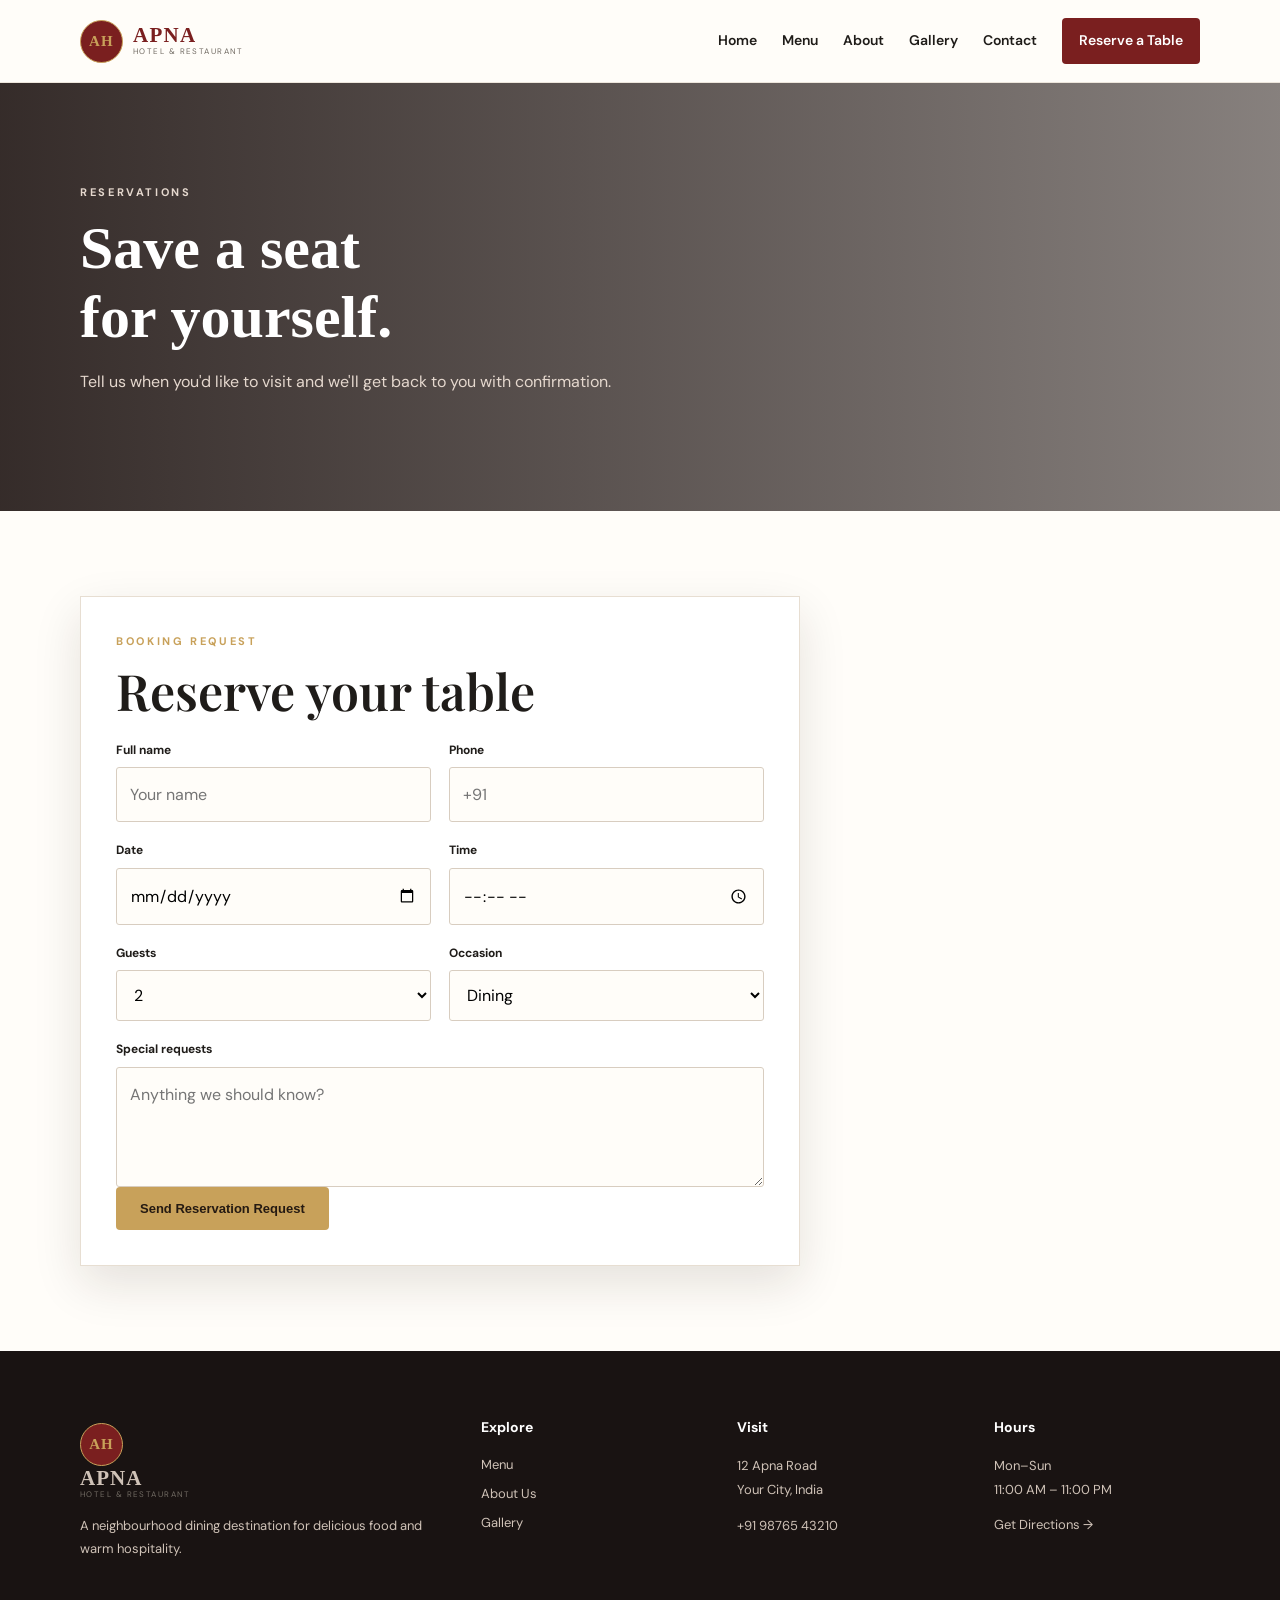
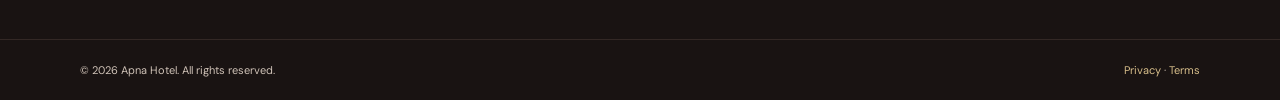
<file: Apna_Hotel_Professional_Website_UPDATED/pages/reservation.html>
<!DOCTYPE html><html lang="en"><head><meta charset="UTF-8"><meta name="viewport" content="width=device-width,initial-scale=1.0"><meta name="description" content="Reserve a Table — Apna Hotel & Restaurant."><title>Reserve a Table | Apna Hotel</title><link rel="icon" href="../assets/images/favicon.svg" type="image/svg+xml"><link rel="stylesheet" href="../assets/css/style.css"></head><body><header class="site-header"><div class="container nav-wrap"><a class="brand" href="../index.html"><span class="brand-mark">AH</span><span><b>APNA</b><small>HOTEL & RESTAURANT</small></span></a><button class="menu-toggle" aria-label="Open menu">☰</button><nav class="main-nav"><a href="../index.html">Home</a><a href="menu.html" class="">Menu</a><a href="about.html" class="">About</a><a href="gallery.html" class="">Gallery</a><a href="contact.html" class="">Contact</a><a class="nav-cta" href="reservation.html">Reserve a Table</a></nav></div></header><main><section class="page-hero"><div class="container"><p class="eyebrow">RESERVATIONS</p><h1>Save a seat<br>for yourself.</h1><p>Tell us when you'd like to visit and we'll get back to you with confirmation.</p></div></section><section class="content-section"><div class="container"><div class="form-card"><p class="eyebrow">BOOKING REQUEST</p><h2>Reserve your table</h2><form data-reservation-form><div class="form-grid"><div class="field"><label for="name">Full name</label><input id="name" required placeholder="Your name"></div><div class="field"><label for="phone">Phone</label><input id="phone" required type="tel" placeholder="+91"></div><div class="field"><label for="date">Date</label><input id="date" required type="date"></div><div class="field"><label for="time">Time</label><input id="time" required type="time"></div><div class="field"><label for="guests">Guests</label><select id="guests"><option>2</option><option>3</option><option>4</option><option>5</option><option>6+</option></select></div><div class="field"><label for="occasion">Occasion</label><select id="occasion"><option>Dining</option><option>Birthday</option><option>Family gathering</option><option>Celebration</option></select></div><div class="field full"><label for="message">Special requests</label><textarea id="message" placeholder="Anything we should know?"></textarea></div></div><button class="btn btn-primary" type="submit">Send Reservation Request</button><div class="notice"></div></form></div></div></section></main><footer class="footer"><div class="container footer-grid"><div><a class="brand footer-brand" href="../index.html"><span class="brand-mark">AH</span><span><b>APNA</b><small>HOTEL & RESTAURANT</small></span></a><p>A neighbourhood dining destination for delicious food and warm hospitality.</p></div><div><h4>Explore</h4><a href="menu.html">Menu</a><a href="about.html">About Us</a><a href="gallery.html">Gallery</a></div><div><h4>Visit</h4><p>12 Apna Road<br>Your City, India</p><p>+91 98765 43210</p></div><div><h4>Hours</h4><p>Mon–Sun<br>11:00 AM – 11:00 PM</p><a href="contact.html">Get Directions →</a></div></div><div class="footer-bottom"><div class="container"><span>© 2026 Apna Hotel. All rights reserved.</span><span><a href="privacy.html">Privacy</a> · <a href="terms.html">Terms</a></span></div></div></footer><script src="../assets/js/main.js"></script></body></html>
</file>
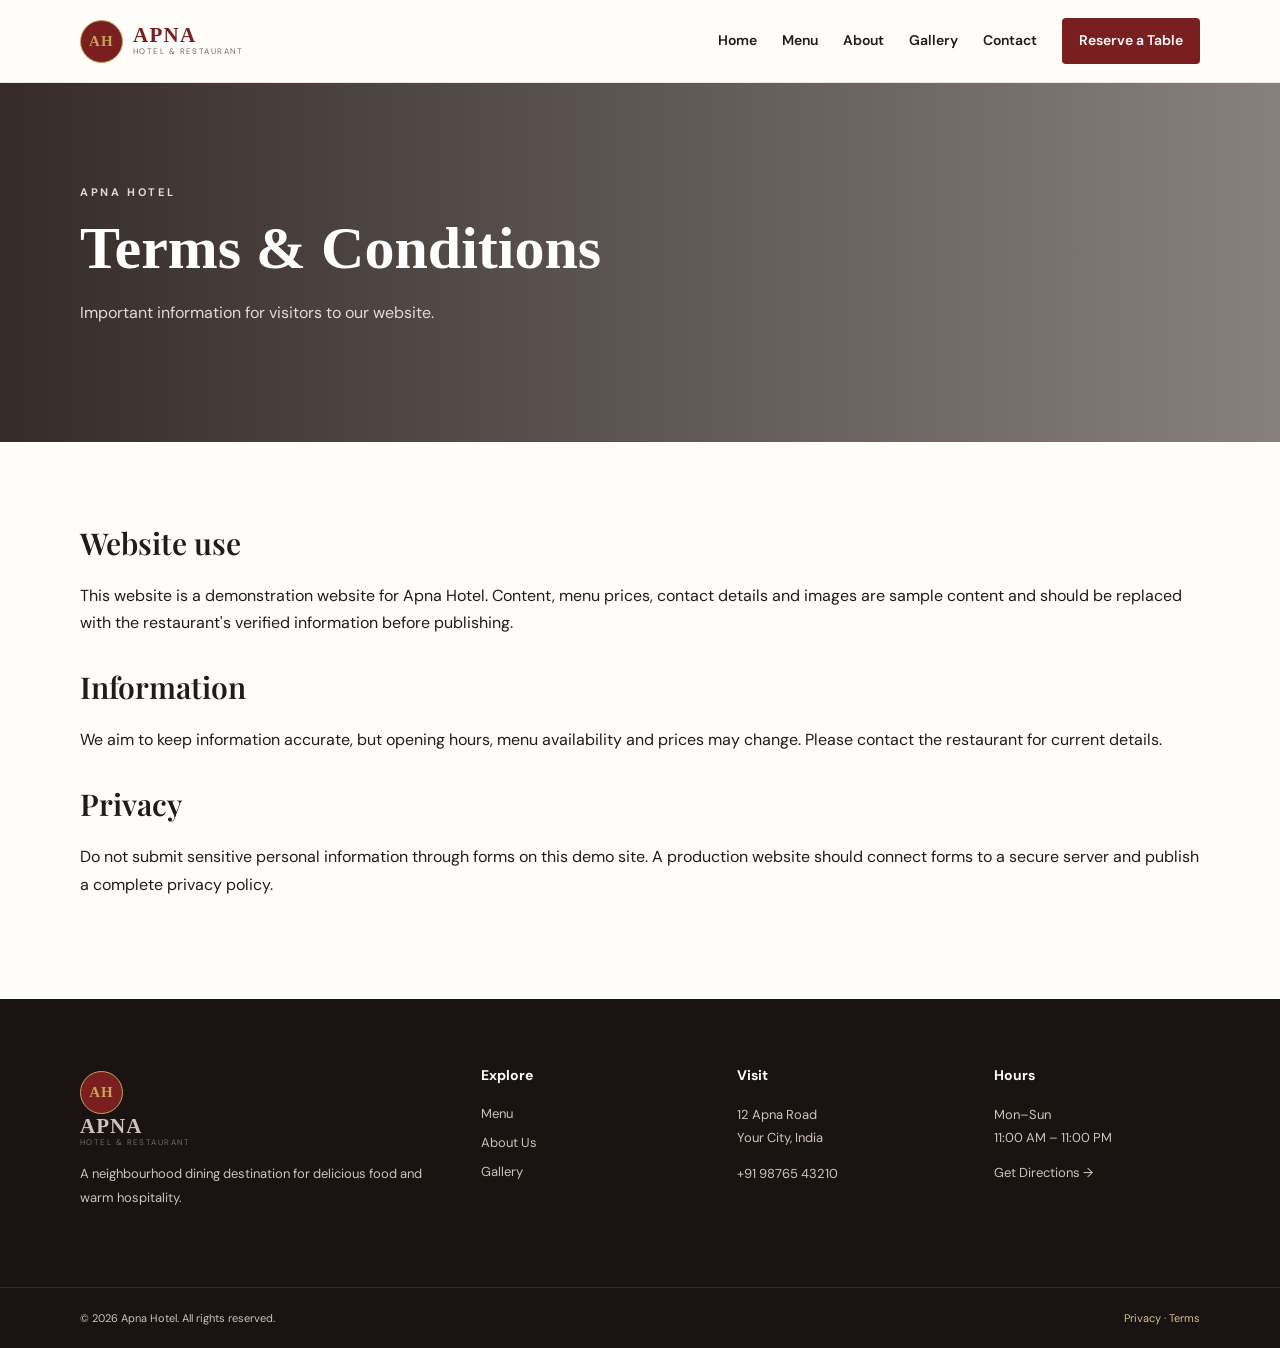
<file: Apna_Hotel_Professional_Website_UPDATED/pages/terms.html>
<!DOCTYPE html><html lang="en"><head><meta charset="UTF-8"><meta name="viewport" content="width=device-width,initial-scale=1.0"><meta name="description" content="Terms — Apna Hotel & Restaurant."><title>Terms | Apna Hotel</title><link rel="icon" href="../assets/images/favicon.svg" type="image/svg+xml"><link rel="stylesheet" href="../assets/css/style.css"></head><body><header class="site-header"><div class="container nav-wrap"><a class="brand" href="../index.html"><span class="brand-mark">AH</span><span><b>APNA</b><small>HOTEL & RESTAURANT</small></span></a><button class="menu-toggle" aria-label="Open menu">☰</button><nav class="main-nav"><a href="../index.html">Home</a><a href="menu.html" class="">Menu</a><a href="about.html" class="">About</a><a href="gallery.html" class="">Gallery</a><a href="contact.html" class="">Contact</a><a class="nav-cta" href="reservation.html">Reserve a Table</a></nav></div></header><main><section class="page-hero"><div class="container"><p class="eyebrow">APNA HOTEL</p><h1>Terms & Conditions</h1><p>Important information for visitors to our website.</p></div></section><section class="content-section legal"><div class="container"><h2>Website use</h2><p>This website is a demonstration website for Apna Hotel. Content, menu prices, contact details and images are sample content and should be replaced with the restaurant's verified information before publishing.</p><h2>Information</h2><p>We aim to keep information accurate, but opening hours, menu availability and prices may change. Please contact the restaurant for current details.</p><h2>Privacy</h2><p>Do not submit sensitive personal information through forms on this demo site. A production website should connect forms to a secure server and publish a complete privacy policy.</p></div></section></main><footer class="footer"><div class="container footer-grid"><div><a class="brand footer-brand" href="../index.html"><span class="brand-mark">AH</span><span><b>APNA</b><small>HOTEL & RESTAURANT</small></span></a><p>A neighbourhood dining destination for delicious food and warm hospitality.</p></div><div><h4>Explore</h4><a href="menu.html">Menu</a><a href="about.html">About Us</a><a href="gallery.html">Gallery</a></div><div><h4>Visit</h4><p>12 Apna Road<br>Your City, India</p><p>+91 98765 43210</p></div><div><h4>Hours</h4><p>Mon–Sun<br>11:00 AM – 11:00 PM</p><a href="contact.html">Get Directions →</a></div></div><div class="footer-bottom"><div class="container"><span>© 2026 Apna Hotel. All rights reserved.</span><span><a href="privacy.html">Privacy</a> · <a href="terms.html">Terms</a></span></div></div></footer><script src="../assets/js/main.js"></script></body></html>
</file>
<file: Apna_Hotel_Professional_Website_UPDATED/assets/css/style.css>
@import url('https://fonts.googleapis.com/css2?family=DM+Sans:wght@400;500;600;700&family=Playfair+Display:wght@500;600;700&display=swap');
:root{--wine:#7a1f1f;--wine2:#5d1515;--cream:#f7f1e7;--paper:#fffdf9;--gold:#c8a15a;--ink:#1f1c19;--muted:#716b63;--line:#e7ded2;--dark:#241a18;--shadow:0 18px 45px rgba(40,25,15,.12)}
*{box-sizing:border-box}html{scroll-behavior:smooth}body{margin:0;font-family:"DM Sans",Arial,sans-serif;color:var(--ink);background:var(--paper);line-height:1.7}a{text-decoration:none;color:inherit}img{max-width:100%}.container{width:min(1120px,92%);margin:auto}
.site-header{position:sticky;top:0;z-index:50;background:rgba(255,253,249,.96);backdrop-filter:blur(12px);border-bottom:1px solid rgba(231,222,210,.75)}.nav-wrap{min-height:82px;display:flex;align-items:center;justify-content:space-between;gap:25px}.brand{display:flex;align-items:center;gap:10px;color:var(--wine);letter-spacing:.08em}.brand-mark{display:grid;place-items:center;width:43px;height:43px;border:1px solid var(--gold);font:700 15px Georgia;color:var(--gold);background:var(--wine);border-radius:50%}.brand b{display:block;font:700 21px Georgia}.brand small{display:block;font-size:8px;letter-spacing:.18em;color:var(--muted);margin-top:-3px}.main-nav{display:flex;align-items:center;gap:25px;font-size:14px;font-weight:600}.main-nav>a{padding:29px 0;position:relative}.main-nav>a:not(.nav-cta):hover,.main-nav>a.active{color:var(--wine)}.main-nav>a.active:after{content:"";position:absolute;left:0;right:0;bottom:21px;height:2px;background:var(--gold)}.nav-cta{padding:11px 17px!important;background:var(--wine);color:white;border-radius:4px}.menu-toggle{display:none;background:none;border:0;font-size:25px}
.hero{min-height:650px;display:flex;align-items:center;position:relative;background:linear-gradient(90deg,rgba(25,13,10,.86),rgba(25,13,10,.36)),url("https://images.unsplash.com/photo-1517248135467-4c7edcad34c4?auto=format&fit=crop&w=1800&q=85") center/cover}.hero-content{position:relative;color:white;padding:90px 0}.eyebrow{font-size:11px;letter-spacing:.24em;font-weight:700;color:var(--gold);margin:0 0 12px}.hero h1{font:600 clamp(48px,7vw,82px)/1.02 "Playfair Display",Georgia,serif;margin:0 0 22px;max-width:700px}.hero h1 em{color:#e5c98e;font-style:italic}.hero-copy{max-width:580px;font-size:17px;color:#eee3d8}.hero-actions{display:flex;gap:13px;margin-top:28px}.btn{display:inline-flex;justify-content:center;align-items:center;padding:13px 23px;border-radius:4px;font-weight:700;font-size:13px;border:1px solid transparent;transition:.2s}.btn-primary{background:var(--gold);color:#251a12}.btn-primary:hover{transform:translateY(-2px);box-shadow:0 9px 22px rgba(200,161,90,.22)}.btn-ghost,.btn-outline{border-color:rgba(255,255,255,.65);color:white}.btn-ghost:hover,.btn-outline:hover{background:white;color:var(--wine)}.btn-outline{border-color:#cdbfae;color:white}
.section{padding:95px 0}.intro{background:var(--cream)}.two-col{display:grid;grid-template-columns:1.1fr .8fr;gap:90px;align-items:center}h2{font:600 clamp(34px,4vw,50px)/1.1 "Playfair Display",Georgia,serif;margin:0 0 22px}.lead{font-size:18px;color:#504940}.text-link{display:inline-block;margin-top:14px;color:var(--wine);font-weight:700}.feature-card{background:white;padding:45px;box-shadow:var(--shadow);border-top:4px solid var(--gold)}.feature-icon{font-size:38px;color:var(--gold)}.feature-card h3{font:600 30px Georgia;margin:12px 0}.mini-stats{display:flex;gap:35px;border-top:1px solid var(--line);margin-top:30px;padding-top:20px}.mini-stats b,.mini-stats small{display:block}.mini-stats b{font:700 20px Georgia;color:var(--wine)}.mini-stats small{font-size:11px;color:var(--muted)}
.dark-section{background:var(--dark);color:white}.section-head{display:flex;justify-content:space-between;align-items:end;gap:30px;margin-bottom:38px}.section-head.light h2{color:white}.cards{display:grid;grid-template-columns:repeat(3,1fr);gap:24px}.dish-card{background:#302321;overflow:hidden}.dish-img{height:250px;background-size:cover;background-position:center}.dish-1{background-image:url("https://images.unsplash.com/photo-1599487488170-d11ec9c172f0?auto=format&fit=crop&w=900&q=80")}.dish-2{background-image:url("https://images.unsplash.com/photo-1563379091339-03246963d29a?auto=format&fit=crop&w=900&q=80")}.dish-3{background-image:url("https://images.unsplash.com/photo-1578985545062-69928b1d9587?auto=format&fit=crop&w=900&q=80")}.dish-body{padding:25px}.dish-body h3{font:600 25px Georgia;margin:10px 0 7px}.dish-body p{color:#cfc2b7;margin:0 0 15px;font-size:14px}.dish-body strong{color:#e2c583}.tag{font-size:9px;text-transform:uppercase;letter-spacing:.14em;color:#e2c583}
.highlights{background:white}.three-col{display:grid;grid-template-columns:repeat(3,1fr);gap:55px}.highlight span{font:600 13px Georgia;color:var(--gold)}.highlight h3{font:600 25px Georgia;margin:10px 0}.highlight p{color:var(--muted)}.cta-band{background:var(--cream);border-top:1px solid var(--line);border-bottom:1px solid var(--line)}.cta-inner{min-height:230px;display:flex;align-items:center;justify-content:space-between;gap:30px}.cta-inner h2{max-width:700px;margin:0}
.footer{background:#191312;color:#cfc2b7}.footer-grid{display:grid;grid-template-columns:1.7fr 1fr 1fr 1fr;gap:50px;padding:65px 0}.footer-brand{color:white}.footer h4{color:white;margin:0 0 15px;font-size:14px}.footer p{font-size:13px;line-height:1.8}.footer-grid>a,.footer-grid>div>a{display:block;margin:7px 0;color:#cfc2b7;font-size:13px}.footer-grid>div>a:hover{color:#e4c789}.footer-bottom{border-top:1px solid #332825}.footer-bottom .container{min-height:60px;display:flex;align-items:center;justify-content:space-between;font-size:11px}.footer-bottom a{color:#d8bf8b}
.page-hero{padding:100px 0;background:linear-gradient(90deg,rgba(36,26,24,.92),rgba(36,26,24,.55)),url("https://images.unsplash.com/photo-1515003197210-e0cd71810b5f?auto=format&fit=crop&w=1800&q=80") center/cover;color:white}.page-hero h1{font:600 60px Georgia;margin:0}.page-hero p{max-width:650px;color:#e5d8ce}.content-section{padding:85px 0}.menu-group{margin-bottom:55px}.menu-group h2{font-size:36px;border-bottom:1px solid var(--line);padding-bottom:14px}.menu-item{display:flex;justify-content:space-between;gap:20px;padding:20px 0;border-bottom:1px dashed #ddd0c0}.menu-item h3{margin:0;font:600 20px Georgia}.menu-item p{margin:3px 0 0;color:var(--muted);font-size:13px}.price{font-weight:700;color:var(--wine);white-space:nowrap}.form-card{max-width:720px;background:white;border:1px solid var(--line);padding:35px;box-shadow:var(--shadow)}.form-grid{display:grid;grid-template-columns:1fr 1fr;gap:18px}.field{display:flex;flex-direction:column;gap:7px}.field.full{grid-column:1/-1}.field label{font-size:12px;font-weight:700}.field input,.field select,.field textarea{padding:13px;border:1px solid #d8cdc0;background:#fffdf9;font:inherit;border-radius:3px}.field textarea{min-height:120px;resize:vertical}.notice{display:none;padding:13px;background:#edf5e9;color:#35542b;margin-top:15px;border:1px solid #cbdcbf}.gallery-grid{display:grid;grid-template-columns:repeat(3,1fr);gap:15px}.gallery-grid div{height:270px;background-size:cover;background-position:center}.g1{background-image:url("https://images.unsplash.com/photo-1414235077428-338989a2e8c0?auto=format&fit=crop&w=800&q=80")}.g2{background-image:url("https://images.unsplash.com/photo-1552566626-52f8b828add9?auto=format&fit=crop&w=800&q=80")}.g3{background-image:url("https://images.unsplash.com/photo-1559339352-11d035aa65de?auto=format&fit=crop&w=800&q=80")}.g4{background-image:url("https://images.unsplash.com/photo-1541544741938-0af808871cc0?auto=format&fit=crop&w=800&q=80")}.g5{background-image:url("https://images.unsplash.com/photo-1550966871-3ed3cdb5ed0c?auto=format&fit=crop&w=800&q=80")}.g6{background-image:url("https://images.unsplash.com/photo-1517248135467-4c7edcad34c4?auto=format&fit=crop&w=800&q=80")}
.info-grid{display:grid;grid-template-columns:1fr 1fr;gap:50px}.contact-list{list-style:none;padding:0}.contact-list li{padding:12px 0;border-bottom:1px solid var(--line)}.map-box{min-height:320px;background:linear-gradient(rgba(122,31,31,.75),rgba(36,26,24,.85)),url("https://images.unsplash.com/photo-1523731407965-2430cd12f5e4?auto=format&fit=crop&w=1000&q=80") center/cover;display:grid;place-items:center;color:white;text-align:center;padding:30px}.map-box h3{font:600 32px Georgia}.legal h2{font-size:30px;margin-top:35px}.legal h2:first-child{margin-top:0}
@media(max-width:800px){.menu-toggle{display:block;color:var(--wine)}.main-nav{display:none;position:absolute;top:82px;left:0;right:0;background:white;padding:15px 4%;box-shadow:var(--shadow);flex-direction:column;align-items:stretch;gap:0}.main-nav.open{display:flex}.main-nav>a{padding:12px 0}.main-nav>a.active:after{display:none}.nav-cta{text-align:center;margin-top:5px}.two-col,.info-grid{grid-template-columns:1fr;gap:40px}.cards,.three-col,.gallery-grid{grid-template-columns:1fr}.hero{min-height:590px}.section-head,.cta-inner{align-items:flex-start;flex-direction:column}.footer-grid{grid-template-columns:1fr 1fr;gap:30px}.footer-bottom .container{padding:15px 0;flex-direction:column;gap:6px;align-items:flex-start}.form-grid{grid-template-columns:1fr}.field.full{grid-column:auto}.page-hero h1{font-size:45px}}
@media(max-width:480px){.footer-grid{grid-template-columns:1fr}.hero h1{font-size:47px}.section{padding:70px 0}.feature-card{padding:30px}}

/* --- Apna Hotel: open-air dhaba atmosphere & motion --- */
body{overflow-x:hidden}
.hero{animation:heroReveal 1.1s ease both}
.hero-content{animation:contentRise .9s .15s ease both}
.section,.page-hero{position:relative}
.section:before{content:"";position:absolute;inset:0;pointer-events:none;opacity:.28;background-image:radial-gradient(circle at 10% 20%,rgba(200,161,90,.12) 0 1px,transparent 1px),radial-gradient(circle at 80% 70%,rgba(122,31,31,.08) 0 1px,transparent 1px);background-size:38px 38px}
.dish-card,.feature-card,.highlight{transition:transform .3s ease,box-shadow .3s ease}
.dish-card:hover{transform:translateY(-8px);box-shadow:0 22px 45px rgba(0,0,0,.22)}
.feature-card:hover{transform:translateY(-6px)}
.highlight:hover{transform:translateY(-5px)}
.dish-img{transition:transform .6s ease,filter .4s ease}
.dish-card:hover .dish-img{transform:scale(1.045);filter:saturate(1.08)}
.floating-spice{position:absolute;width:8px;height:8px;border-radius:50%;background:var(--gold);opacity:.5;animation:floatAround 7s ease-in-out infinite}
.floating-spice.one{left:8%;top:20%}.floating-spice.two{right:13%;top:33%;animation-delay:2s}.floating-spice.three{left:48%;bottom:12%;animation-delay:4s}
.menu-intro{background:linear-gradient(135deg,#fbf5eb,#fffdf9);text-align:center;padding:55px 20px;border-bottom:1px solid var(--line)}
.menu-intro h2{max-width:760px;margin:0 auto 14px}
.menu-intro p{max-width:690px;margin:auto;color:var(--muted)}
.menu-shell{background:#f6efe4;position:relative}
.menu-panel{background:#fffdf9;border:1px solid #e4d5c2;box-shadow:0 20px 55px rgba(68,43,23,.09);padding:38px 45px;position:relative}
.menu-panel:before,.menu-panel:after{content:"✦";position:absolute;color:var(--gold);font-size:22px}
.menu-panel:before{left:16px;top:13px}.menu-panel:after{right:16px;bottom:13px}
.menu-group{margin-bottom:45px}
.menu-group:last-child{margin-bottom:0}
.menu-group h2{font-size:31px;text-align:center;position:relative;border:0;padding:0 0 18px;margin-bottom:8px}
.menu-group h2:after{content:"";position:absolute;bottom:0;left:50%;transform:translateX(-50%);width:70px;height:2px;background:var(--gold)}
.menu-group-subtitle{text-align:center;color:var(--muted);font-size:12px;font-style:italic;margin:-2px 0 10px}
.menu-item{position:relative;padding:19px 5px;transition:padding .25s ease,background .25s ease}
.menu-item:hover{background:#fcf6ec;padding-left:12px;padding-right:12px}
.menu-item h3{display:flex;align-items:center;gap:9px}
.menu-item h3:after{content:"";height:1px;border-top:1px dotted #cdbda9;flex:1;min-width:30px;margin-top:5px}
.menu-badge{display:inline-block;font-size:8px;text-transform:uppercase;letter-spacing:.12em;background:#f2e1bd;color:#6a4a18;padding:3px 7px;border-radius:20px;margin-left:4px;vertical-align:middle}
.menu-callout{margin-top:35px;padding:24px;text-align:center;background:var(--wine);color:white;position:relative;overflow:hidden}
.menu-callout:before{content:"";position:absolute;inset:10px;border:1px solid rgba(228,199,137,.45)}
.menu-callout h3{font:600 27px Georgia;margin:0 0 5px;position:relative}.menu-callout p{margin:0;color:#eaded4;font-size:13px;position:relative}
.open-air-note{display:grid;grid-template-columns:1fr 1fr;gap:30px;align-items:center;margin-top:45px}
.open-air-image{min-height:310px;background:linear-gradient(90deg,rgba(36,26,24,.08),rgba(36,26,24,.18)),url("https://images.unsplash.com/photo-1514933651103-005eec06c04b?auto=format&fit=crop&w=1000&q=85") center/cover}
.open-air-note .copy{padding:20px}
@keyframes heroReveal{from{opacity:.4;transform:scale(1.02)}to{opacity:1;transform:scale(1)}}
@keyframes contentRise{from{opacity:0;transform:translateY(24px)}to{opacity:1;transform:translateY(0)}}
@keyframes floatAround{0%,100%{transform:translate(0,0)}50%{transform:translate(16px,-20px)}}
@media(max-width:800px){.menu-panel{padding:28px 20px}.open-air-note{grid-template-columns:1fr}.open-air-image{min-height:240px}}
@media(prefers-reduced-motion:reduce){*,*:before,*:after{animation:none!important;transition:none!important;scroll-behavior:auto!important}}
</file>
